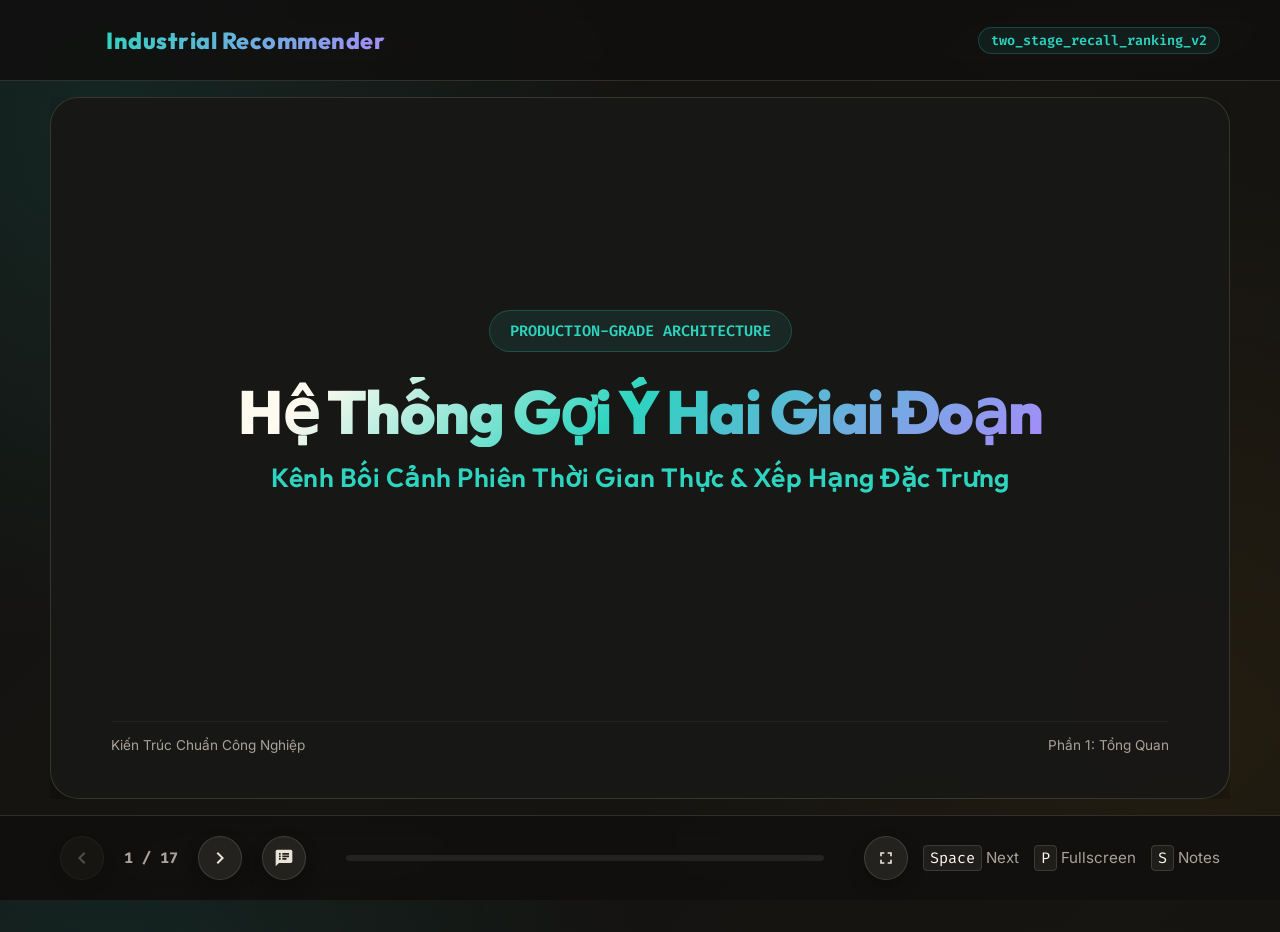
<file: presentation/index.html>
<!DOCTYPE html>
<html lang="vi">
<head>
    <meta charset="UTF-8">
    <meta name="viewport" content="width=device-width, initial-scale=1.0">
    <title>Hệ Thống Gợi Ý Sản Phẩm Hai Giai Đoạn - Industrial Two-Stage Recommender</title>
    <link rel="preconnect" href="https://fonts.googleapis.com">
    <link rel="preconnect" href="https://fonts.gstatic.com" crossorigin>
    <link href="https://fonts.googleapis.com/css2?family=Inter:wght@300;400;500;600;700&family=Outfit:wght@400;500;600;700;800&family=Fira+Code:wght@400;500&display=swap" rel="stylesheet">
    <link rel="stylesheet" href="style.css">
</head>
<body>

    <header>
        <div class="logo-section">
            <svg class="logo-icon" viewBox="0 0 24 24"><path d="M12 2L2 22h20L12 2zm0 3.99L19.53 19H4.47L12 5.99zM13 16h-2v2h2v-2zm0-6h-2v4h2v-4z"/></svg>
            <div class="logo-text">Industrial Recommender</div>
        </div>
        <div class="project-tag">two_stage_recall_ranking_v2</div>
    </header>

    <div class="presentation-container">
        <div class="slide-wrapper">

            <!-- SLIDE 1 -->
            <div class="slide active" id="slide-1">
                <div class="title-slide-content">
                    <div class="title-badge reveal-item">PRODUCTION-GRADE ARCHITECTURE</div>
                    <h1 class="main-title reveal-item reveal-delay-1">Hệ Thống Gợi Ý Hai Giai Đoạn</h1>
                    <div class="glow-title reveal-item reveal-delay-2">Kênh Bối Cảnh Phiên Thời Gian Thực & Xếp Hạng Đặc Trưng</div>
                </div>
                <div class="slide-footer-info">
                    <div>Kiến Trúc Chuẩn Công Nghiệp</div>
                    <div>Phần 1: Tổng Quan</div>
                </div>
            </div>

            <!-- SLIDE INTRO -->
            <div class="slide" id="slide-intro">
                <div class="slide-header">
                    <div><div class="slide-badge">Phần 1: Tổng Quan</div><h2 class="slide-title">Bài Toán & Mục Tiêu</h2></div>
                </div>
                <div class="slide-body grid-2col">
                    <div style="display: flex; flex-direction: column; gap: 15px;">
                        <p class="lead reveal-item">Gợi ý Top-N sản phẩm phù hợp cho từng user trong phiên mua sắm.</p>
                        <div class="feature-card accent reveal-item reveal-delay-1">
                            <div class="card-title">Input</div>
                            <p class="card-desc"><code>user_id</code>, danh sách <code>session_items</code>, embeddings và bảng đặc trưng trong Feature Store.</p>
                        </div>
                    </div>
                    <div style="display: flex; flex-direction: column; justify-content: center; gap: 15px;">
                        <div class="feature-card success reveal-item reveal-delay-2">
                            <div class="card-title">Output</div>
                            <p class="card-desc">Danh sách <strong>Top 20 product recommendations</strong> đã được xếp hạng theo mức phù hợp.</p>
                        </div>
                        <div class="feature-card warning reveal-item reveal-delay-3">
                            <div class="card-title">Mục Tiêu</div>
                            <p class="card-desc">Cá nhân hóa theo lịch sử và bối cảnh phiên, phản hồi dưới 50ms, và kiểm soát leakage khi train/evaluate.</p>
                        </div>
                    </div>
                </div>
            </div>

            <!-- SLIDE 2 -->
            <div class="slide" id="slide-2">
                <div class="slide-header">
                    <div><div class="slide-badge">Phần 1: Tổng Quan</div><h2 class="slide-title">Luồng Hoạt Động API (Workflow)</h2></div>
                </div>
                <div class="slide-body" style="display: flex; flex-direction: column; justify-content: flex-start; align-items: center; width: 100%; overflow-y: auto; padding: 5px 0;">
                    <p class="lead reveal-item" style="margin-bottom: 20px;">Hành trình của một Request: Từ lúc Click tới lúc trả kết quả (< 50ms)</p>
                    <div class="detailed-workflow reveal-item reveal-delay-1">
                        <div class="workflow-row">
                            <div class="workflow-node-det trigger-node" style="max-width: 480px;">
                                <div class="node-det-badge" style="background: rgba(14, 165, 233, 0.15);">START</div>
                                <div class="node-det-title">Request [user_id & session_items]</div>
                                <div class="node-det-desc">Client gửi định danh khách hàng và lịch sử sản phẩm vừa click.</div>
                            </div>
                        </div>
                        <div class="workflow-arrow-det">↓</div>
                        <div class="workflow-row">
                            <div class="workflow-node-det" style="width: 250px;">
                                <div class="node-det-badge">KÊNH DÀI HẠN</div>
                                <div class="node-det-title">FAISS Vector Search</div>
                                <div class="node-det-desc">Lấy User Embedding quét tìm 100 ứng viên tương đồng sở thích.</div>
                            </div>
                            <div class="workflow-node-det" style="width: 250px;">
                                <div class="node-det-badge">KÊNH TỨC THÌ</div>
                                <div class="node-det-title">FAISS Session Search</div>
                                <div class="node-det-desc">Tính Session Vector quét tìm 100 ứng viên nhu cầu bối cảnh.</div>
                            </div>
                        </div>
                        <div class="workflow-arrow-det">↓</div>
                        <div class="workflow-row">
                            <div class="workflow-node-det" style="max-width: 480px;">
                                <div class="node-det-badge">XẾP HẠNG (RANKING)</div>
                                <div class="node-det-title">LightGBM Ranker</div>
                                <div class="node-det-desc">Nạp đặc trưng từ Feature Store, chấm điểm 200 ứng viên, trả về Top 20.</div>
                            </div>
                        </div>
                    </div>
                </div>
            </div>

            <!-- SLIDE 3 -->
            <div class="slide" id="slide-3">
                <div class="slide-header">
                    <div><div class="slide-badge">Phần 2: Kiến Trúc 2 Mô Hình</div><h2 class="slide-title">Bài Toán Phễu Lọc</h2></div>
                </div>
                <div class="slide-body grid-2col">
                    <div style="display: flex; flex-direction: column; gap: 15px;">
                        <p class="lead reveal-item">Tại sao không chấm điểm toàn bộ 63.000+ sản phẩm?</p>
                        <div class="feature-card warning reveal-item reveal-delay-1">
                            <div class="card-title">Hạn chế tài nguyên & Thời gian</div>
                            <p class="card-desc">Chạy mô hình LightGBM trên toàn bộ catalog hiện tại sẽ tốn tài nguyên và phá vỡ mục tiêu phản hồi dưới 50ms.</p>
                        </div>
                    </div>
                    <div class="reveal-item reveal-delay-2" style="display: flex; flex-direction: column; justify-content: center; gap: 10px;">
                        <div class="stat-item" style="padding: 14px;">
                            <div class="stat-value" style="font-size: 2rem; color: var(--color-accent);">63K+</div>
                            <div class="stat-label">Products trong catalog</div>
                        </div>
                        <div style="text-align:center; font-size: 2rem; color: var(--color-primary); font-weight: 800;">↓ FAISS Recall</div>
                        <div class="stat-item" style="padding: 14px;">
                            <div class="stat-value" style="font-size: 2rem; color: var(--color-warning);">≤ 200</div>
                            <div class="stat-label">Ứng viên từ 2 kênh</div>
                        </div>
                        <div style="text-align:center; font-size: 2rem; color: var(--color-primary); font-weight: 800;">↓ LightGBM</div>
                        <div class="stat-item" style="padding: 14px;">
                            <div class="stat-value" style="font-size: 2rem; color: var(--color-success);">Top 20</div>
                            <div class="stat-label">Gợi ý cuối cùng</div>
                        </div>
                    </div>
                </div>
            </div>

            <!-- SLIDE 4 -->
            <div class="slide" id="slide-4">
                <div class="slide-header">
                    <div><div class="slide-badge">Phần 2: Kiến Trúc 2 Mô Hình</div><h2 class="slide-title">Bản Chất Mô Hình Recall (PyTorch MF)</h2></div>
                </div>
                <div class="slide-body grid-2col">
                    <div style="display: flex; flex-direction: column; gap: 15px;">
                        <p class="lead reveal-item">Mô hình không trực tiếp tìm kiếm.</p>
                        <div class="feature-card accent reveal-item reveal-delay-1">
                            <div class="card-title">Học Ma Trận Tọa Độ</div>
                            <p class="card-desc">Nhiệm vụ của PyTorch là học từ dữ liệu để tạo ra <strong>User Embedding Matrix</strong> và <strong>Item Embedding Matrix</strong>. Mỗi User/Item biến thành một vector tọa độ trong không gian 64 chiều.</p>
                        </div>
                    </div>
                    <div style="display: flex; flex-direction: column; justify-content: center; gap: 15px;">
                        <div class="feature-card warning reveal-item reveal-delay-2">
                            <div class="card-title">Đóng băng Ma Trận</div>
                            <p class="card-desc">Sau khi huấn luyện 5 epochs, ma trận tọa độ này được đóng băng và lưu trữ để phục vụ cho hệ thống tìm kiếm siêu tốc FAISS ở bước tiếp theo.</p>
                        </div>
                    </div>
                </div>
            </div>

            <!-- SLIDE 5 -->
            <div class="slide" id="slide-5">
                <div class="slide-header">
                    <div><div class="slide-badge">Phần 2: Kiến Trúc 2 Mô Hình</div><h2 class="slide-title">Truy Xuất FAISS & Kênh Tức Thời</h2></div>
                </div>
                <div class="slide-body">
                    <div class="tech-diagram reveal-item reveal-delay-1">
                        <div class="diagram-row">
                            <div class="diagram-node primary"><strong>session_items</strong><span>product_id từ API</span></div>
                            <div class="diagram-node primary"><strong>Item embeddings</strong><span>tra trong MF model</span></div>
                            <div class="diagram-node success"><strong>Average pooling</strong><span>tạo session vector</span></div>
                        </div>
                        <div class="diagram-arrow">↓</div>
                        <div class="diagram-row">
                            <div class="diagram-node warning"><strong>FAISS IndexFlatIP</strong><span>Inner Product search</span></div>
                            <div class="diagram-node pink"><strong>item_idx + score</strong><span>ánh xạ về product_id</span></div>
                            <div class="diagram-node success"><strong>Top candidates</strong><span>gộp với long-term channel</span></div>
                        </div>
                        <p class="diagram-note">Kênh session dùng hành vi hiện tại để bổ sung ứng viên theo bối cảnh, không thay thế kênh sở thích dài hạn.</p>
                    </div>
                </div>
            </div>

            <!-- SLIDE 6 -->
            <div class="slide" id="slide-6">
                <div class="slide-header">
                    <div><div class="slide-badge">Phần 2: Kiến Trúc 2 Mô Hình</div><h2 class="slide-title">Mô Hình Ranking (LightGBM)</h2></div>
                </div>
                <div class="slide-body grid-2col">
                    <div style="display: flex; flex-direction: column; gap: 15px;">
                        <div class="feature-card accent reveal-item reveal-delay-1">
                            <div class="card-title">ĐẦU VÀO (Dữ Liệu Bảng)</div>
                            <p class="card-desc">Đầu vào KHÔNG phải là vector toán học hay log thô, mà là <strong>Dữ liệu Bảng (Tabular Data)</strong> đã số hóa và xử lý đặc trưng (VD: <code>price: 35.7</code>, <code>user_total_clicks: 12</code>).</p>
                        </div>
                    </div>
                    <div style="display: flex; flex-direction: column; gap: 15px;">
                        <div class="feature-card pink reveal-item reveal-delay-2">
                            <div class="card-title">ĐẦU RA (Ranking Score)</div>
                            <p class="card-desc">LightGBM trả về score sau objective binary. Score này dùng để <strong>so sánh và sắp xếp</strong> ứng viên; không xem trực tiếp là xác suất mua đã được hiệu chuẩn tuyệt đối.</p>
                        </div>
                    </div>
                </div>
            </div>

            <!-- SLIDE 7 -->
            <div class="slide" id="slide-7">
                <div class="slide-header">
                    <div><div class="slide-badge">Phần 3: Khai Phá Dữ Liệu (EDA)</div><h2 class="slide-title">Nguồn Gốc & Quy Mô Dữ Liệu</h2></div>
                </div>
                <div class="slide-body grid-2col">
                    <div style="display: flex; flex-direction: column; gap: 15px;">
                        <p class="lead reveal-item">Dữ liệu huấn luyện hệ thống lấy từ đâu?</p>
                        <div class="feature-card reveal-item reveal-delay-1">
                            <div class="card-title">Dataset Thực Tế 10/2019</div>
                            <p class="card-desc">Nguồn dữ liệu là eCommerce Kaggle tháng 10/2019 (tệp gốc 5.7GB). Pipeline hiện tại đọc <strong>1.000.000 log đầu tiên</strong> để phù hợp tài nguyên thực nghiệm.</p>
                        </div>
                    </div>
                    <div style="display: flex; flex-direction: column; justify-content: center; gap: 15px;">
                        <div class="stat-item reveal-item reveal-delay-2" style="padding: 15px;">
                            <div class="stat-value" style="font-size: 2.5rem; color: var(--color-success);">163.024</div>
                            <div class="stat-label">Khách hàng (Users) độc nhất</div>
                        </div>
                        <div class="stat-item reveal-item reveal-delay-3" style="padding: 15px;">
                            <div class="stat-value" style="font-size: 2.5rem; color: var(--color-accent);">63.322</div>
                            <div class="stat-label">Sản phẩm (Items) độc nhất</div>
                        </div>
                    </div>
                </div>
            </div>

            <!-- SLIDE 8 -->
            <div class="slide" id="slide-8">
                <div class="slide-header">
                    <div><div class="slide-badge">Phần 3: Khai Phá Dữ Liệu (EDA)</div><h2 class="slide-title">Thách Thức Dữ Liệu</h2></div>
                </div>
                <div class="slide-body grid-2col">
                    <div style="display: flex; flex-direction: column; gap: 15px;">
                        <p class="lead reveal-item">Dữ liệu vừa rất thưa, vừa lệch lớp mạnh.</p>
                        <div class="feature-card warning reveal-item reveal-delay-1">
                            <div class="card-title">Sparsity</div>
                            <p class="card-desc"><strong>99.9937%</strong> ma trận user-item là ô trống sau sessionization và pseudo-labeling.</p>
                        </div>
                        <div class="feature-card success reveal-item reveal-delay-2">
                            <div class="card-title">Implicit Weights</div>
                            <p class="card-desc">View = 0.1, Cart = 0.5, Purchase = 1.0 để ưu tiên tín hiệu chuyển đổi.</p>
                        </div>
                    </div>
                    <div class="chart-box reveal-item reveal-delay-3">
                        <div class="chart-bar-container">
                            <div class="chart-bar-labels"><span>Xem (View)</span><span class="highlight-text">968,513</span></div>
                            <div class="chart-bar-bg"><div class="chart-bar-fill fill-view" style="width: 96.9%;"></div></div>
                        </div>
                        <div class="chart-bar-container">
                            <div class="chart-bar-labels"><span>Giỏ hàng (Cart)</span><span class="highlight-text" style="color: var(--color-warning);">14,639</span></div>
                            <div class="chart-bar-bg"><div class="chart-bar-fill fill-cart" style="width: 1.5%;"></div></div>
                        </div>
                        <div class="chart-bar-container">
                            <div class="chart-bar-labels"><span>Mua (Purchase)</span><span class="highlight-text" style="color: var(--color-pink);">16,848</span></div>
                            <div class="chart-bar-bg"><div class="chart-bar-fill fill-purchase" style="width: 1.7%;"></div></div>
                        </div>
                    </div>
                </div>
            </div>

            <!-- SLIDE 11 -->
            <div class="slide" id="slide-11">
                <div class="slide-header">
                    <div><div class="slide-badge">Phần 4: Kỹ Nghệ Đặc Trưng</div><h2 class="slide-title">Feature Engineering & Point-in-Time</h2></div>
                </div>
                <div class="slide-body grid-2col">
                    <div style="display: flex; flex-direction: column; gap: 15px;">
                        <p class="lead reveal-item">Biến log thô thành đặc trưng có nghĩa cho Ranking.</p>
                        <div class="feature-card success reveal-item reveal-delay-1">
                            <div class="card-title">Feature Groups</div>
                            <p class="card-desc">History bằng <code>cumcount()</code>, Context bằng session 30 phút, và Price bằng log-transform.</p>
                        </div>
                    </div>
                    <div style="display: flex; flex-direction: column; justify-content: center; gap: 15px;">
                        <div class="timeline-diagram reveal-item reveal-delay-2">
                            <div class="diagram-node success"><strong>Past</strong><span>được dùng</span></div>
                            <div class="timeline-divider"></div>
                            <div class="diagram-node warning"><strong>Current</strong><span>hàng train</span></div>
                            <div class="timeline-divider"></div>
                            <div class="diagram-node pink"><strong>Future</strong><span>bị che</span></div>
                        </div>
                        <div class="feature-card accent reveal-item reveal-delay-3">
                            <div class="card-title">No Leakage</div>
                            <p class="card-desc">Dùng <code>cumcount</code> và <code>cumsum - current</code> để mỗi hàng train chỉ nhìn thấy quá khứ.</p>
                        </div>
                    </div>
                </div>
            </div>

            <!-- SLIDE 14 -->
            <div class="slide" id="slide-14">
                <div class="slide-header">
                    <div><div class="slide-badge">Phần 5: Huấn Luyện Mô Hình</div><h2 class="slide-title">Training Setup</h2></div>
                </div>
                <div class="slide-body grid-2col">
                    <div style="display: flex; flex-direction: column; gap: 15px;">
                        <p class="lead reveal-item">Recall và Ranking đều train theo hướng chống lệch phân bố.</p>
                        <div class="feature-card warning reveal-item reveal-delay-1">
                            <div class="card-title">Negative Sampling 1:4</div>
                            <p class="card-desc">Cart/Purchase là positive; View được lấy làm negative. Mỗi positive đi kèm tối đa 4 negative.</p>
                        </div>
                    </div>
                    <div style="display: flex; flex-direction: column; justify-content: center; gap: 15px;">
                        <div class="feature-card success reveal-item reveal-delay-2">
                            <div class="card-title">Focal Loss</div>
                            <p class="card-desc"><span style="font-family:var(--font-mono);">FL = -(1 - p<sub>t</sub>)<sup>2</sup> log(p<sub>t</sub>)</span><br>Giảm ảnh hưởng của mẫu dễ, tập trung hơn vào mẫu dương khó.</p>
                        </div>
                        <div class="feature-card accent reveal-item reveal-delay-3">
                            <div class="card-title">Time-based Split</div>
                            <p class="card-desc">80% thời gian đầu làm Train, 20% thời gian sau làm Test. Không dùng random split.</p>
                        </div>
                    </div>
                </div>
            </div>

            <!-- SLIDE 17 -->
            <div class="slide" id="slide-17">
                <div class="slide-header">
                    <div><div class="slide-badge">Phần 5: Huấn Luyện Mô Hình</div><h2 class="slide-title">Quy Trình Train-on-Recall</h2></div>
                </div>
                <div class="slide-body">
                    <p class="lead reveal-item">Ranking học trên đúng kiểu ứng viên mà serving sẽ nhận.</p>
                    <div class="tech-diagram reveal-item reveal-delay-1">
                        <div class="diagram-row">
                            <div class="diagram-node warning"><strong>Frozen Recall</strong><span>MF + FAISS</span></div>
                            <div class="diagram-node primary"><strong>≤ 200 candidates</strong><span>mỗi session được lấy mẫu</span></div>
                            <div class="diagram-node success"><strong>Label join</strong><span>interacted = 1, else 0</span></div>
                            <div class="diagram-node pink"><strong>LightGBM train set</strong><span>features + labels</span></div>
                        </div>
                        <div class="diagram-arrow">↓</div>
                        <div class="diagram-row">
                            <div class="diagram-node success"><strong>Distribution match</strong><span>train trên ứng viên recall thực tế</span></div>
                            <div class="diagram-node primary"><strong>Channel flags</strong><span>long-term / session</span></div>
                            <div class="diagram-node warning"><strong>Time split</strong><span>80% train, 20% test</span></div>
                        </div>
                    </div>
                </div>
            </div>

            <!-- SLIDE 19 -->
            <div class="slide" id="slide-19">
                <div class="slide-header">
                    <div><div class="slide-badge">Phần 6: Kết Quả & Đánh Giá</div><h2 class="slide-title">Đánh Giá Offline: Recall</h2></div>
                </div>
                <div class="slide-body grid-2col">
                    <div style="display: flex; flex-direction: column; gap: 15px;">
                        <p class="lead reveal-item">PyTorch MF Matrix Factorization</p>
                        <div class="feature-card warning reveal-item reveal-delay-1">
                            <div class="card-title">Thông Số Huấn Luyện</div>
                            <p class="card-desc">Epochs: <strong>5</strong><br>Batch Size: <strong>4096</strong><br>Huấn luyện hội tụ sớm với hàm Focal Loss.</p>
                        </div>
                    </div>
                    <div style="display: flex; flex-direction: column; justify-content: center; align-items:center; gap: 15px;">
                        <div class="stat-item reveal-item reveal-delay-2" style="padding: 15px; width:100%;">
                            <div class="stat-value" style="font-size: 3.5rem; color: var(--color-success);">97.88%</div>
                            <div class="stat-label">Train-set Recall@50</div>
                        </div>
                        <p class="reveal-item reveal-delay-3" style="font-size: 0.95rem; color:var(--text-bright); text-align:center;">Đo trên positive interactions cùng artifact huấn luyện; không dùng để kết luận generalization. Kênh phiên cải thiện HR thêm <strong>+12.8%</strong>.</p>
                    </div>
                </div>
            </div>

            <!-- SLIDE 20 -->
            <div class="slide" id="slide-20">
                <div class="slide-header">
                    <div><div class="slide-badge">Phần 6: Kết Quả & Đánh Giá</div><h2 class="slide-title">Đánh Giá Offline: Ranking</h2></div>
                </div>
                <div class="slide-body grid-2col">
                    <div style="display: flex; flex-direction: column; gap: 15px;">
                        <p class="lead reveal-item">LightGBM Gradient Boosting</p>
                        <div class="chart-box reveal-item reveal-delay-1">
                            <div class="chart-bar-container">
                                <div class="chart-bar-labels"><span>AUC</span><span class="highlight-text">0.6375 → 0.9601</span></div>
                                <div class="chart-bar-bg"><div class="chart-bar-fill fill-view" style="width: 96%;"></div></div>
                            </div>
                            <div class="chart-bar-container">
                                <div class="chart-bar-labels"><span>NDCG@10</span><span class="highlight-text" style="color: var(--color-warning);">0.0495 → 0.0653</span></div>
                                <div class="chart-bar-bg"><div class="chart-bar-fill fill-cart" style="width: 65%;"></div></div>
                            </div>
                            <div class="chart-bar-container">
                                <div class="chart-bar-labels"><span>MRR</span><span class="highlight-text" style="color: var(--color-pink);">0.0458 → 0.0572</span></div>
                                <div class="chart-bar-bg"><div class="chart-bar-fill fill-purchase" style="width: 57%;"></div></div>
                            </div>
                        </div>
                        <p class="reveal-item reveal-delay-2" style="font-size: 0.9rem; color: var(--text-muted);">Boost rounds: 100, test size: 20% theo thời gian.</p>
                    </div>
                    <div style="display: flex; flex-direction: column; justify-content: center; align-items:center; gap: 15px;">
                        <div class="feature-card success reveal-item reveal-delay-2" style="width:100%;">
                            <div class="card-title">Cải Thiện So Với Baseline</div>
                            <table class="config-table" style="width:100%; border-collapse: collapse; margin-top: 12px;">
                                <thead>
                                    <tr>
                                        <th style="text-align:left; padding: 8px; border-bottom: 1px solid var(--border-color);">Metric</th>
                                        <th style="text-align:right; padding: 8px; border-bottom: 1px solid var(--border-color);">Baseline</th>
                                        <th style="text-align:right; padding: 8px; border-bottom: 1px solid var(--border-color);">Final</th>
                                        <th style="text-align:right; padding: 8px; border-bottom: 1px solid var(--border-color);">Gain</th>
                                    </tr>
                                </thead>
                                <tbody>
                                    <tr><td style="padding: 8px;">AUC</td><td style="text-align:right; padding: 8px;">0.6375</td><td style="text-align:right; padding: 8px;">0.9601</td><td style="text-align:right; padding: 8px;">+50.6%</td></tr>
                                    <tr><td style="padding: 8px;">NDCG@10</td><td style="text-align:right; padding: 8px;">0.0495</td><td style="text-align:right; padding: 8px;">0.0653</td><td style="text-align:right; padding: 8px;">+31.9%</td></tr>
                                    <tr><td style="padding: 8px;">MRR</td><td style="text-align:right; padding: 8px;">0.0458</td><td style="text-align:right; padding: 8px;">0.0572</td><td style="text-align:right; padding: 8px;">+24.9%</td></tr>
                                </tbody>
                            </table>
                            <p class="card-desc" style="margin-top: 12px;"><em>NDCG/MRR tuyệt đối thấp vì test set cực thưa; phần quan trọng là cải thiện nhất quán trên cùng protocol.</em></p>
                        </div>
                    </div>
                </div>
            </div>

            <!-- SLIDE 21 -->
            <div class="slide" id="slide-21">
                <div class="slide-header">
                    <div><div class="slide-badge">Phần 6: Kết Quả & Đánh Giá</div><h2 class="slide-title">Kết Quả Phục Vụ (Online Serving)</h2></div>
                </div>
                <div class="slide-body grid-2col">
                    <div style="display: flex; flex-direction: column; gap: 15px;">
                        <p class="lead reveal-item">Đạt mục tiêu phản hồi dưới 50ms trong smoke benchmark.</p>
                        <div class="chart-box reveal-item reveal-delay-1">
                            <div class="chart-bar-container">
                                <div class="chart-bar-labels"><span>User embedding</span><span class="highlight-text">0.1-6ms</span></div>
                                <div class="chart-bar-bg"><div class="chart-bar-fill fill-view" style="width: 25%;"></div></div>
                            </div>
                            <div class="chart-bar-container">
                                <div class="chart-bar-labels"><span>FAISS</span><span class="highlight-text" style="color: var(--color-success);">0.8-1.4ms</span></div>
                                <div class="chart-bar-bg"><div class="chart-bar-fill fill-view" style="width: 8%; background: var(--color-success);"></div></div>
                            </div>
                            <div class="chart-bar-container">
                                <div class="chart-bar-labels"><span>Feature lookup</span><span class="highlight-text" style="color: var(--color-warning);">7-16ms</span></div>
                                <div class="chart-bar-bg"><div class="chart-bar-fill fill-cart" style="width: 68%;"></div></div>
                            </div>
                            <div class="chart-bar-container">
                                <div class="chart-bar-labels"><span>LightGBM + sort</span><span class="highlight-text" style="color: var(--color-pink);">~6ms</span></div>
                                <div class="chart-bar-bg"><div class="chart-bar-fill fill-purchase" style="width: 25%;"></div></div>
                            </div>
                        </div>
                    </div>
                    <div style="display: flex; flex-direction: column; justify-content: center; align-items: center; gap: 10px;">
                        <div class="stat-item reveal-item reveal-delay-2" style="width: 80%; padding: 25px;">
                            <div class="stat-value" style="font-size: 3.5rem; color: var(--color-success);">23.6 ms</div>
                            <div class="stat-label">Latency trung bình 20 requests</div>
                        </div>
                        <p class="reveal-item reveal-delay-3" style="font-size: 0.85rem; color:var(--text-muted); text-align:center;">Đo trên 20 user có trong recall encoder, chưa tính network thật. Khoảng đo: 14.8-38.3ms.</p>
                    </div>
                </div>
            </div>

            <!-- SLIDE 22 -->
            <div class="slide" id="slide-22">
                <div class="slide-header">
                    <div><div class="slide-badge">Phần 7: Giới Hạn</div><h2 class="slide-title">Giới Hạn & Hướng Tiếp Theo</h2></div>
                </div>
                <div class="slide-body grid-2col">
                    <div style="display: flex; flex-direction: column; gap: 15px;">
                        <p class="lead reveal-item">Các điểm cần nói rõ khi đánh giá hệ thống.</p>
                        <div class="feature-card warning reveal-item reveal-delay-1">
                            <div class="card-title">Giới Hạn Hiện Tại</div>
                            <p class="card-desc">Recall@50 hiện là train-set sanity check. Artifact đang train trên 1M log đầu tiên, và user/item ngoài encoder cần fallback.</p>
                        </div>
                    </div>
                    <div style="display: flex; flex-direction: column; justify-content: center; gap: 15px;">
                        <div class="feature-card success reveal-item reveal-delay-2">
                            <div class="card-title">Hướng Hoàn Thiện</div>
                            <p class="card-desc">Tách validation độc lập cho Recall, mở rộng training trên nhiều log hơn, kiểm tra HTTP benchmark thật và bổ sung chiến lược cold-start tốt hơn.</p>
                        </div>
                    </div>
                </div>
            </div>

            <!-- SLIDE 23 -->
            <div class="slide" id="slide-23">
                <div class="slide-header">
                    <div><div class="slide-badge">Tổng Kết</div><h2 class="slide-title">Summary & Q/A</h2></div>
                </div>
                <div class="slide-body grid-2col">
                    <div style="display: flex; flex-direction: column; gap: 15px;">
                        <p class="lead reveal-item">Một pipeline gợi ý đã chạy end-to-end, có kiểm soát leakage và fallback.</p>
                        <div class="feature-card accent reveal-item reveal-delay-1">
                            <div class="card-title">Kết Luận Kỹ Thuật</div>
                            <p class="card-desc">Hệ thống đã có dual-channel recall, LightGBM re-ranking, point-in-time features và fallback cho user ngoài encoder. Bước tiếp theo là validation độc lập cho Recall và mở rộng training artifact.</p>
                        </div>
                    </div>
                    <div style="display: flex; flex-direction: column; justify-content: center; gap: 15px; text-align:center;">
                        <h3 class="card-title reveal-item reveal-delay-2" style="font-size: 3rem; color: var(--text-bright);">Q & A</h3>
                        <p class="reveal-item reveal-delay-3" style="font-size: 1.2rem; color: var(--text-muted);">Cảm ơn các bạn đã lắng nghe!</p>
                    </div>
                </div>
            </div>

        </div>
    </div>

    <!-- --- APP FOOTER (CONTROLS & PROGRESS) --- -->
    <footer>
        <div class="controls-left">
            <button class="btn-nav" id="btn-prev" onclick="changeSlide(-1)" title="Previous Slide (Left Arrow)">
                <svg viewBox="0 0 24 24" width="24" height="24" fill="currentColor"><path d="M15.41 16.59L10.83 12l4.58-4.59L14 6l-6 6 6 6 1.41-1.41z"/></svg>
            </button>
            <div class="slide-counter">
                <span id="current-slide-num">1</span> / <span id="total-slides-num">17</span>
            </div>
            <button class="btn-nav" id="btn-next" onclick="changeSlide(1)" title="Next Slide (Right Arrow)">
                <svg viewBox="0 0 24 24" width="24" height="24" fill="currentColor"><path d="M8.59 16.59L13.17 12 8.59 7.41 10 6l6 6-6 6-1.41-1.41z"/></svg>
            </button>
            <button class="btn-nav" id="notes-btn" onclick="toggleSpeakerNotes()" title="Speaker Notes (S)">
                <svg viewBox="0 0 24 24" width="20" height="20" fill="currentColor"><path d="M20 2H4c-1.1 0-2 .9-2 2v18l4-4h14c1.1 0 2-.9 2-2V4c0-1.1-.9-2-2-2zM8 14H6v-2h2v2zm0-3H6V9h2v2zm0-3H6V6h2v2zm7 6h-5v-2h5v2zm3-3h-8V9h8v2zm0-3h-8V6h8v2z"/></svg>
            </button>
        </div>

        <div class="progress-bar-container">
            <div class="progress-bar-fill" id="slide-progress-bar"></div>
        </div>

        <div class="shortcuts-help">
            <button class="btn-nav" onclick="toggleFullscreen()" title="Fullscreen (P)">
                <svg viewBox="0 0 24 24" width="20" height="20" fill="currentColor"><path d="M7 14H5v5h5v-2H7v-3zm-2-4h2V7h3V5H5v5zm12 7h-3v2h5v-5h-2v3zM14 5v2h3v3h2V5h-5z"/></svg>
            </button>
            <span><span class="shortcut-badge">Space</span> Next</span>
            <span><span class="shortcut-badge">P</span> Fullscreen</span>
            <span><span class="shortcut-badge">S</span> Notes</span>
        </div>
    </footer>

    <div class="notes-modal" id="notes-modal">
        <div class="notes-modal-content">
            <div class="notes-modal-header">
                <h3>Kịch Bản Thuyết Trình (Speaker Notes)</h3>
                <button class="notes-close" id="notes-close-btn">&times;</button>
            </div>
            <div class="notes-modal-body" id="notes-modal-body">
                <!-- Notes injected via JS -->
            </div>
        </div>
    </div>

    <!-- Background Animated Orbs -->
    <div class="bg-orb orb-1" id="orb-1"></div>
    <div class="bg-orb orb-2" id="orb-2"></div>

    <script src="notes.js"></script>
    <script src="script.js"></script>
</body>
</html>
</file>
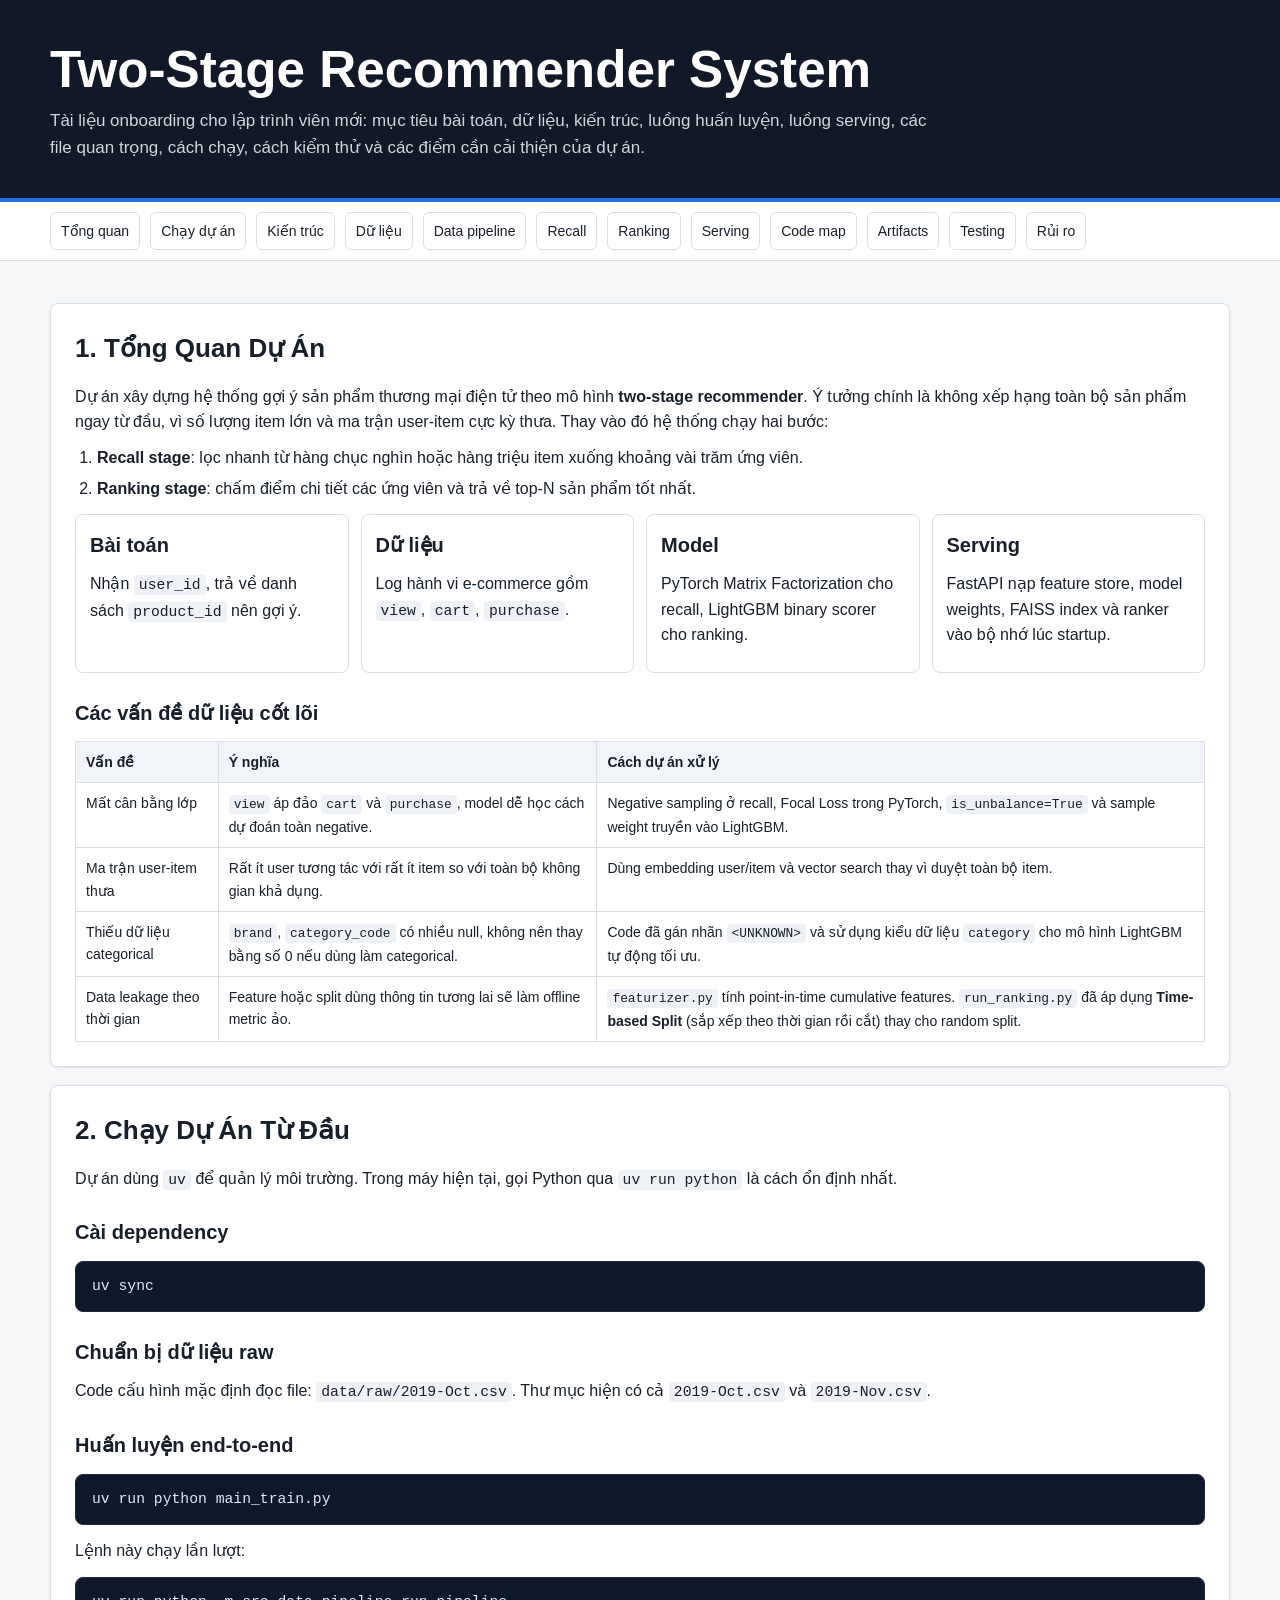
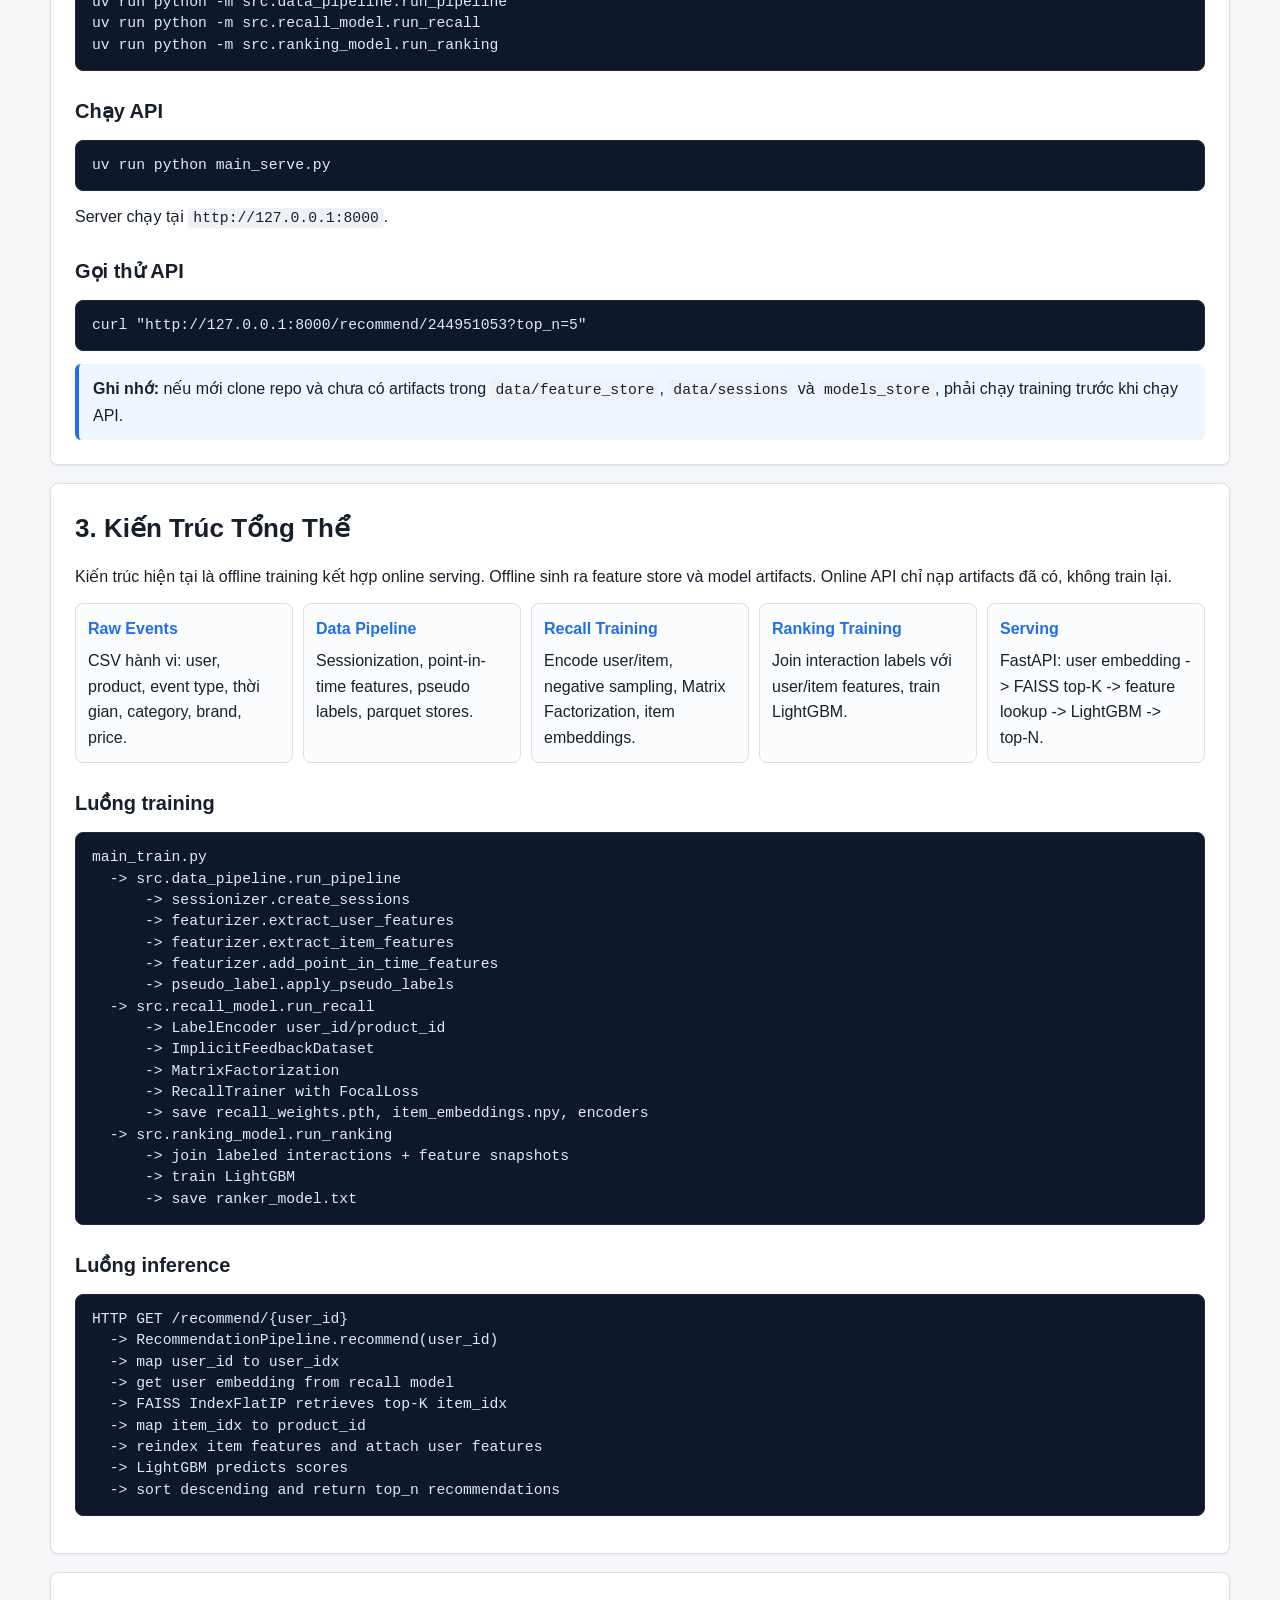
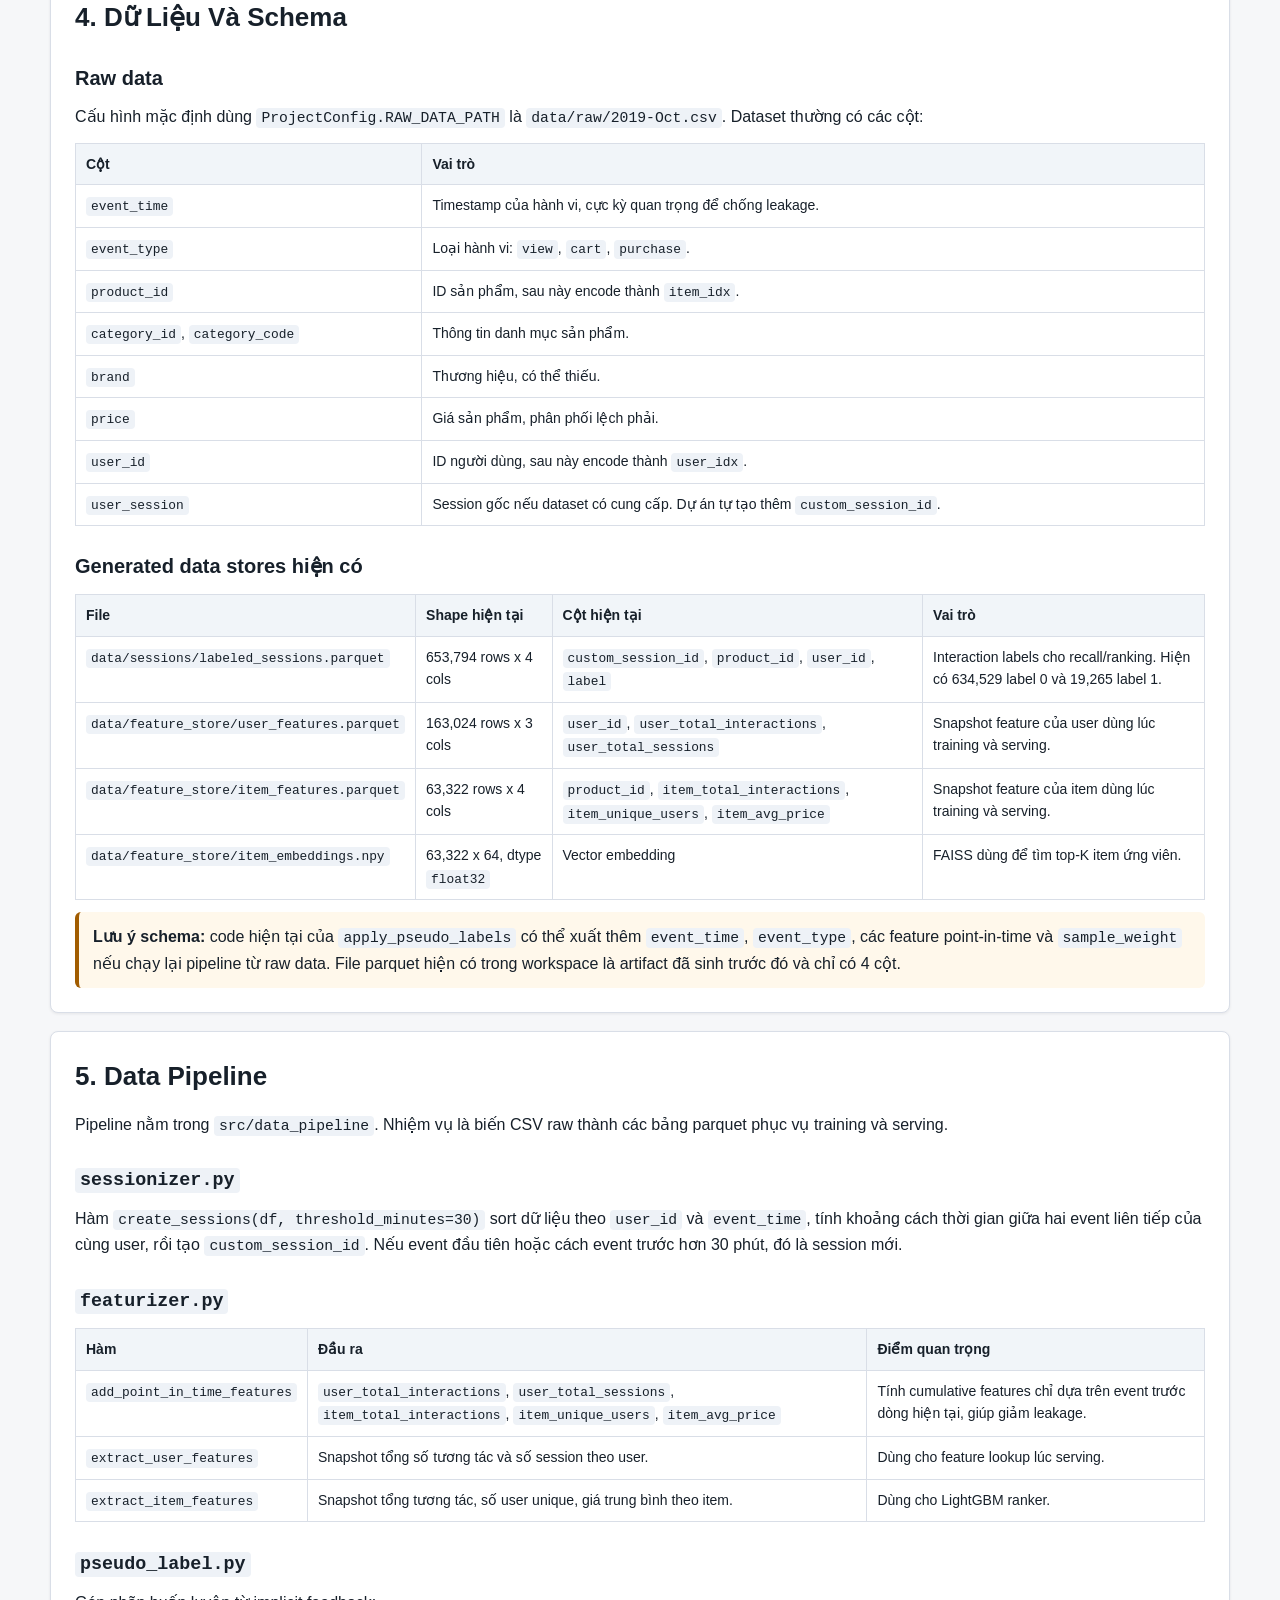
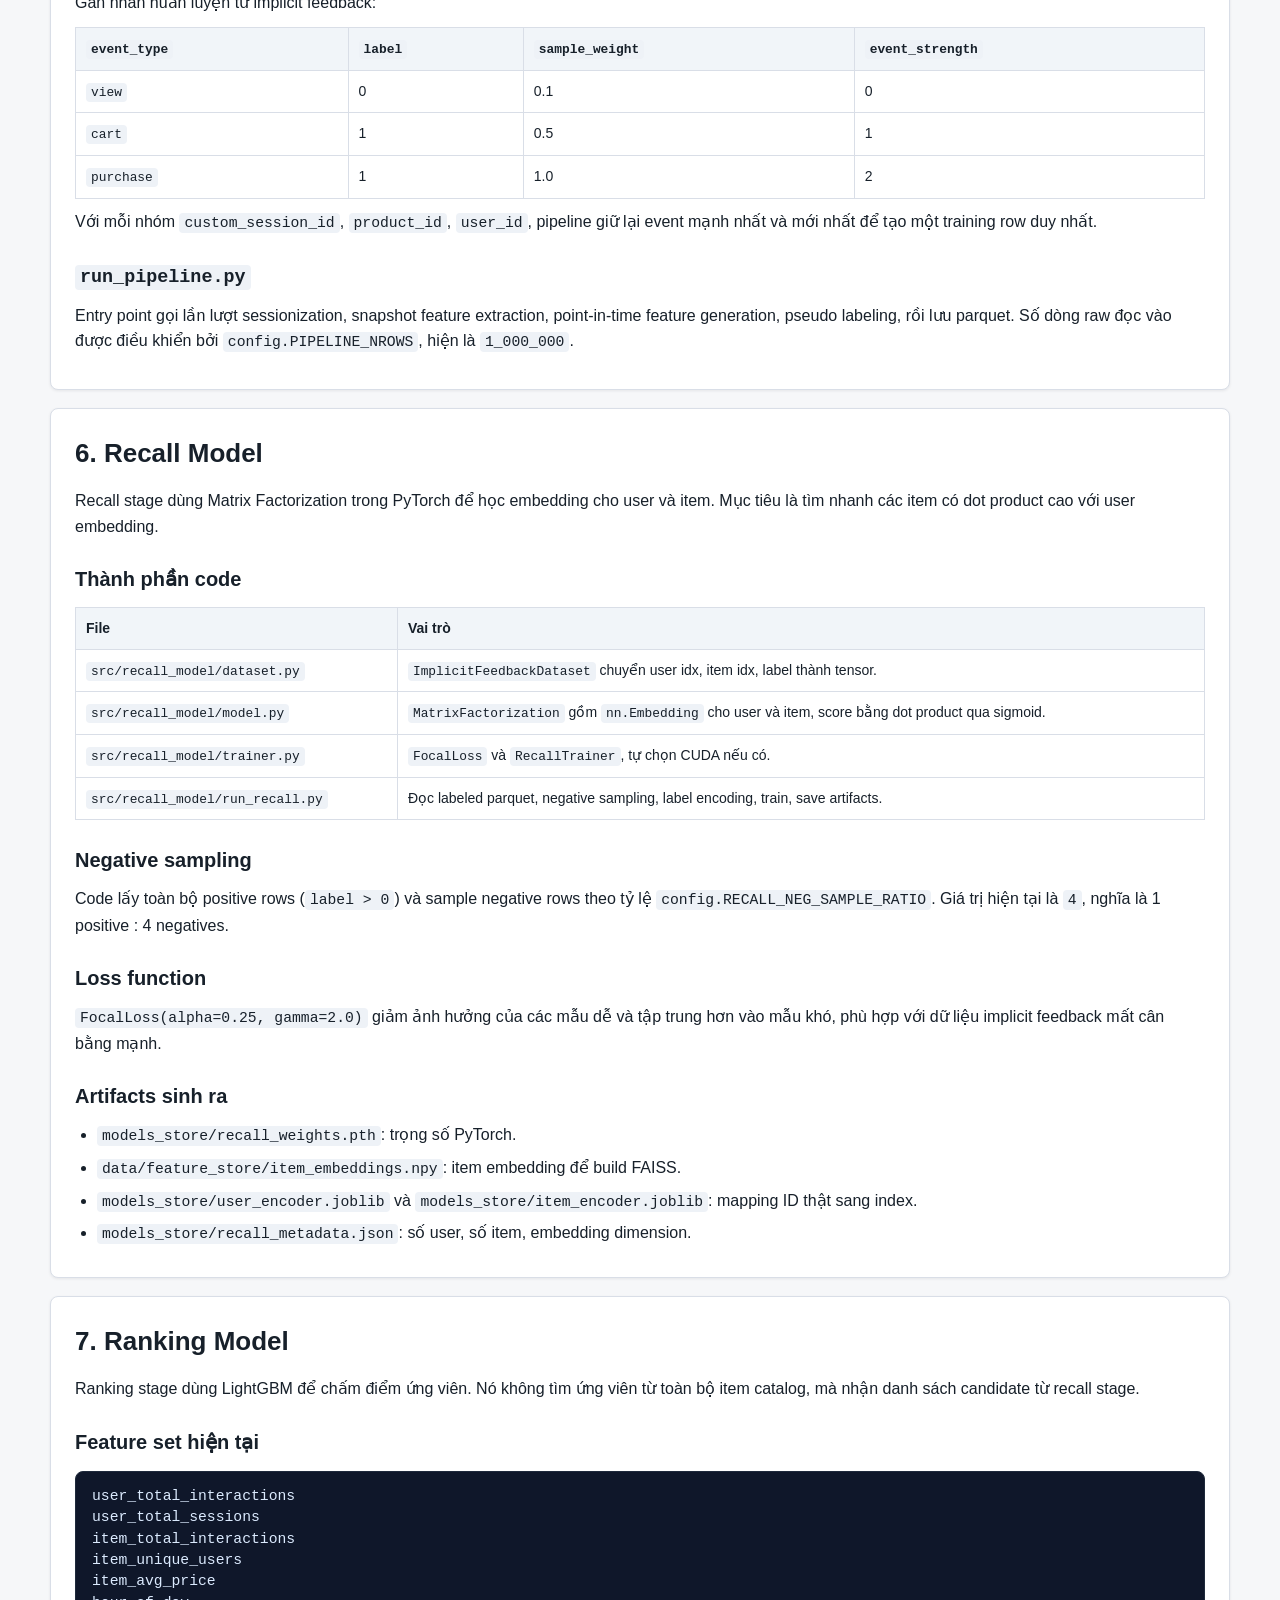
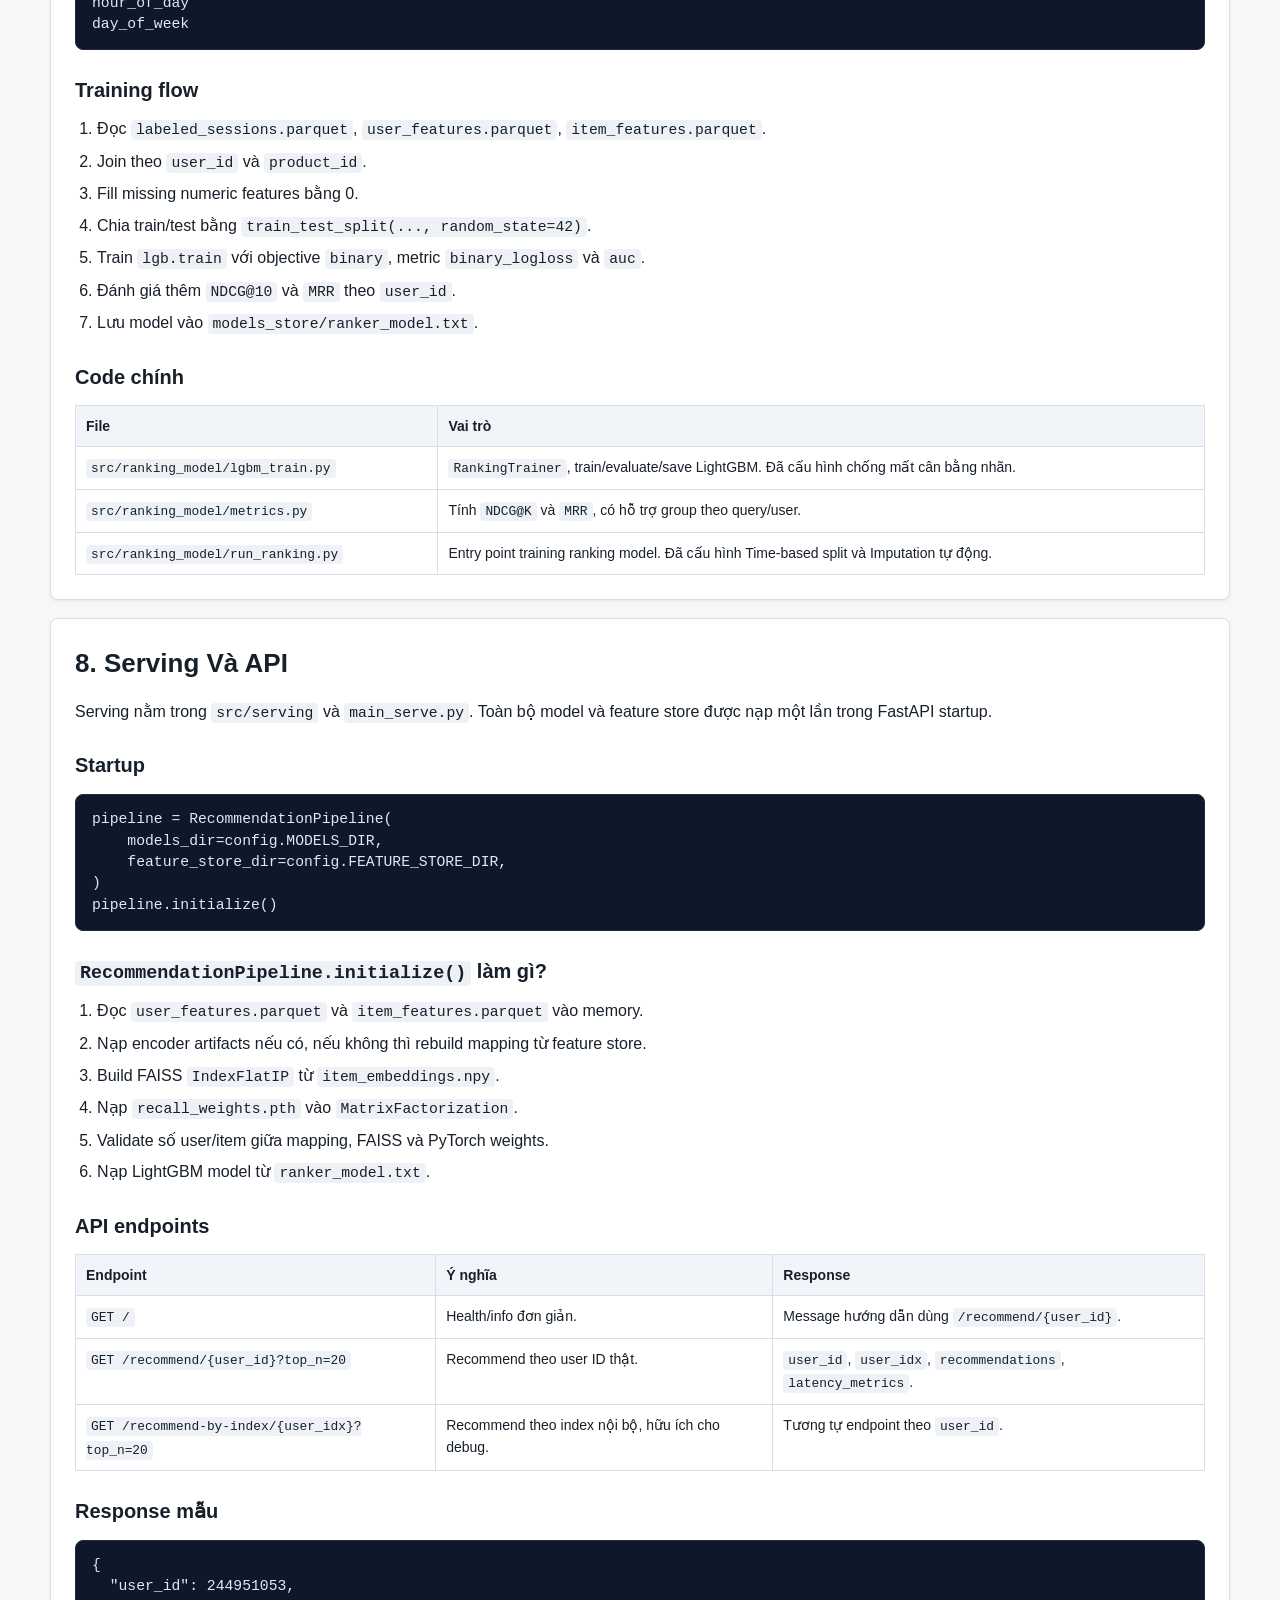
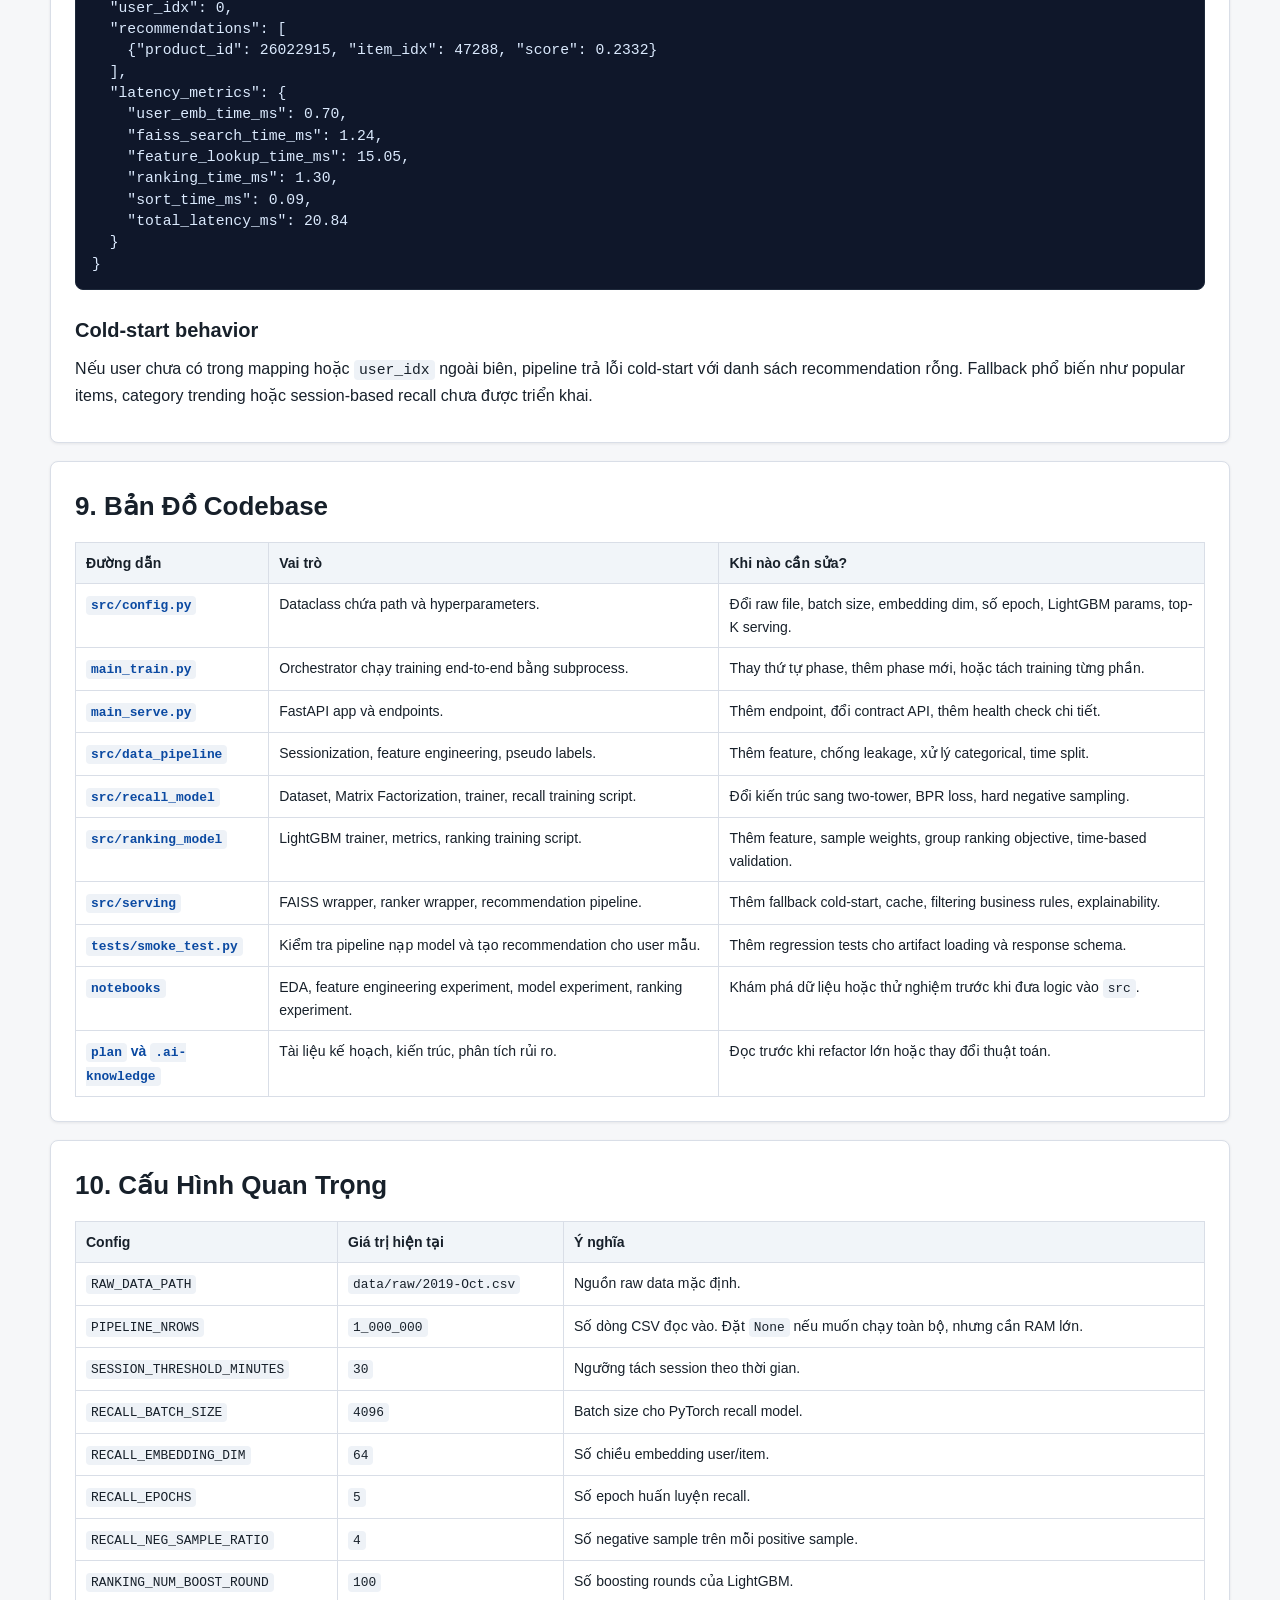
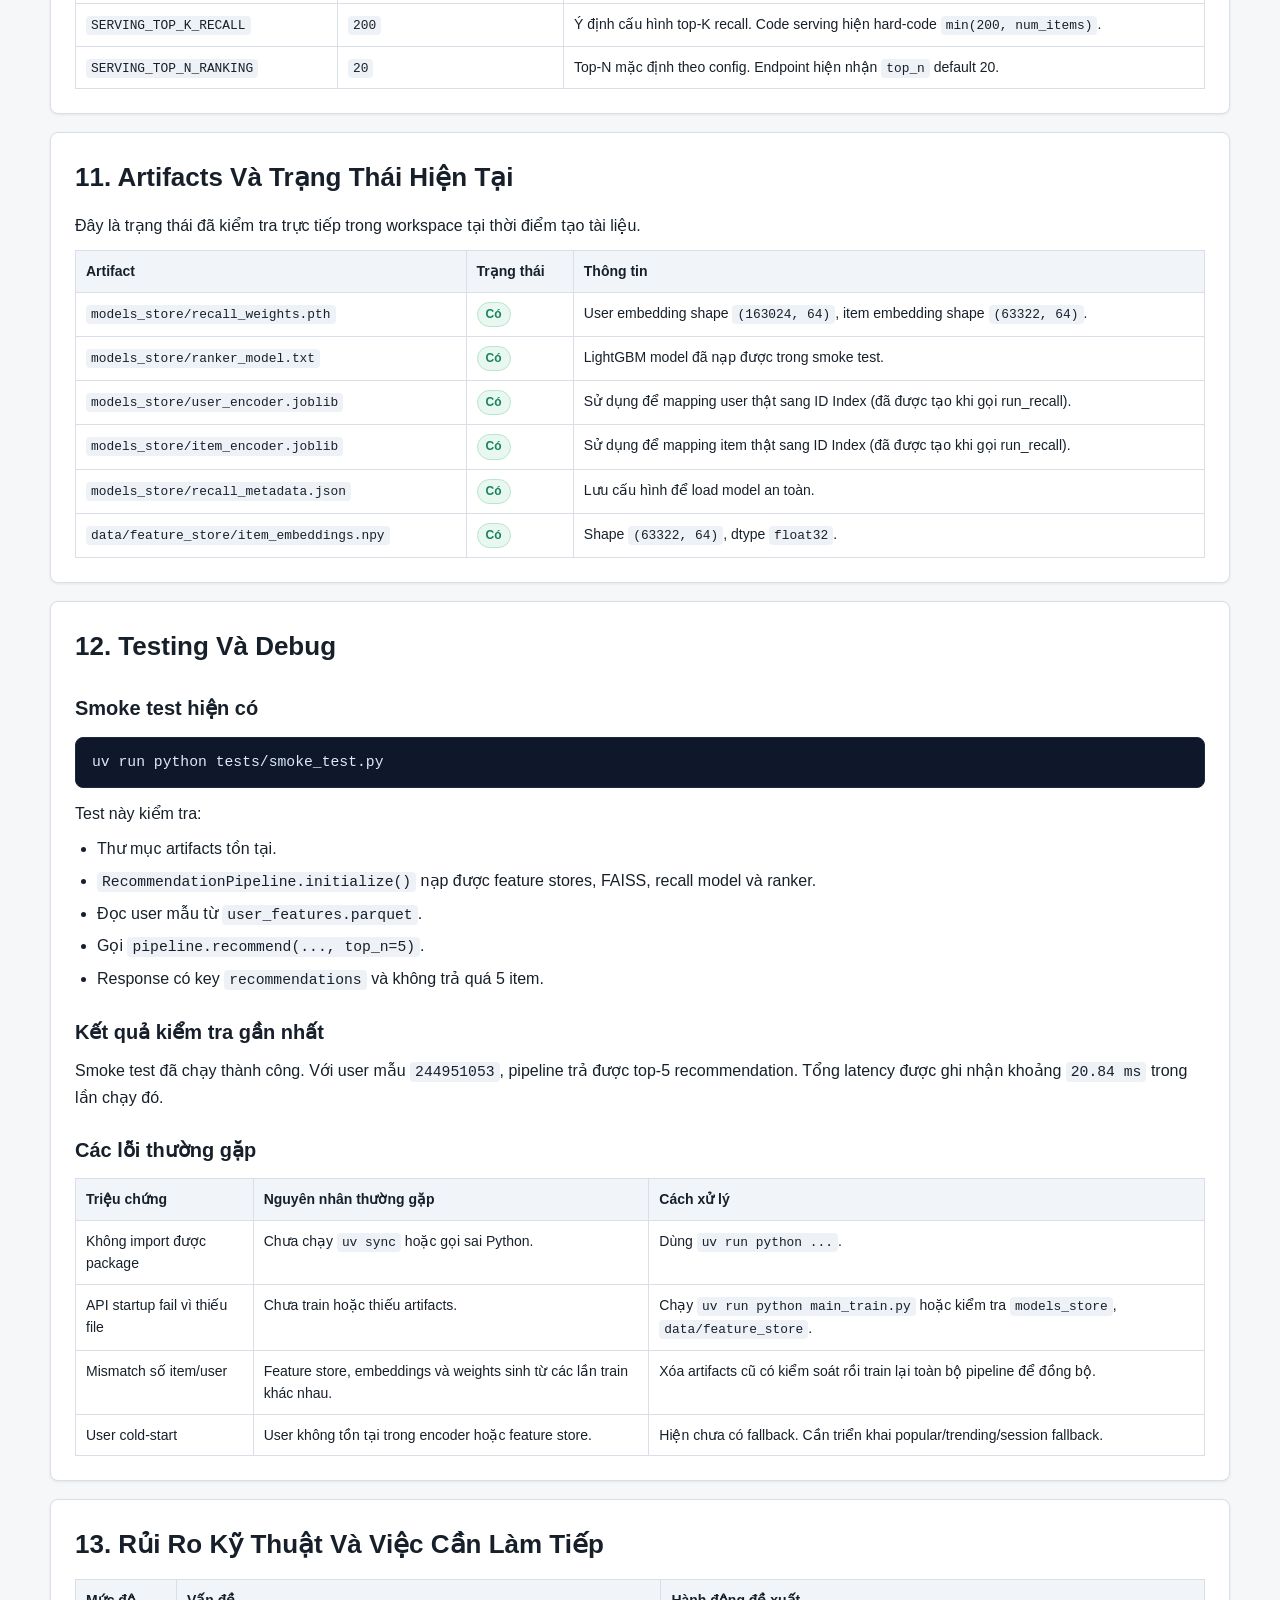
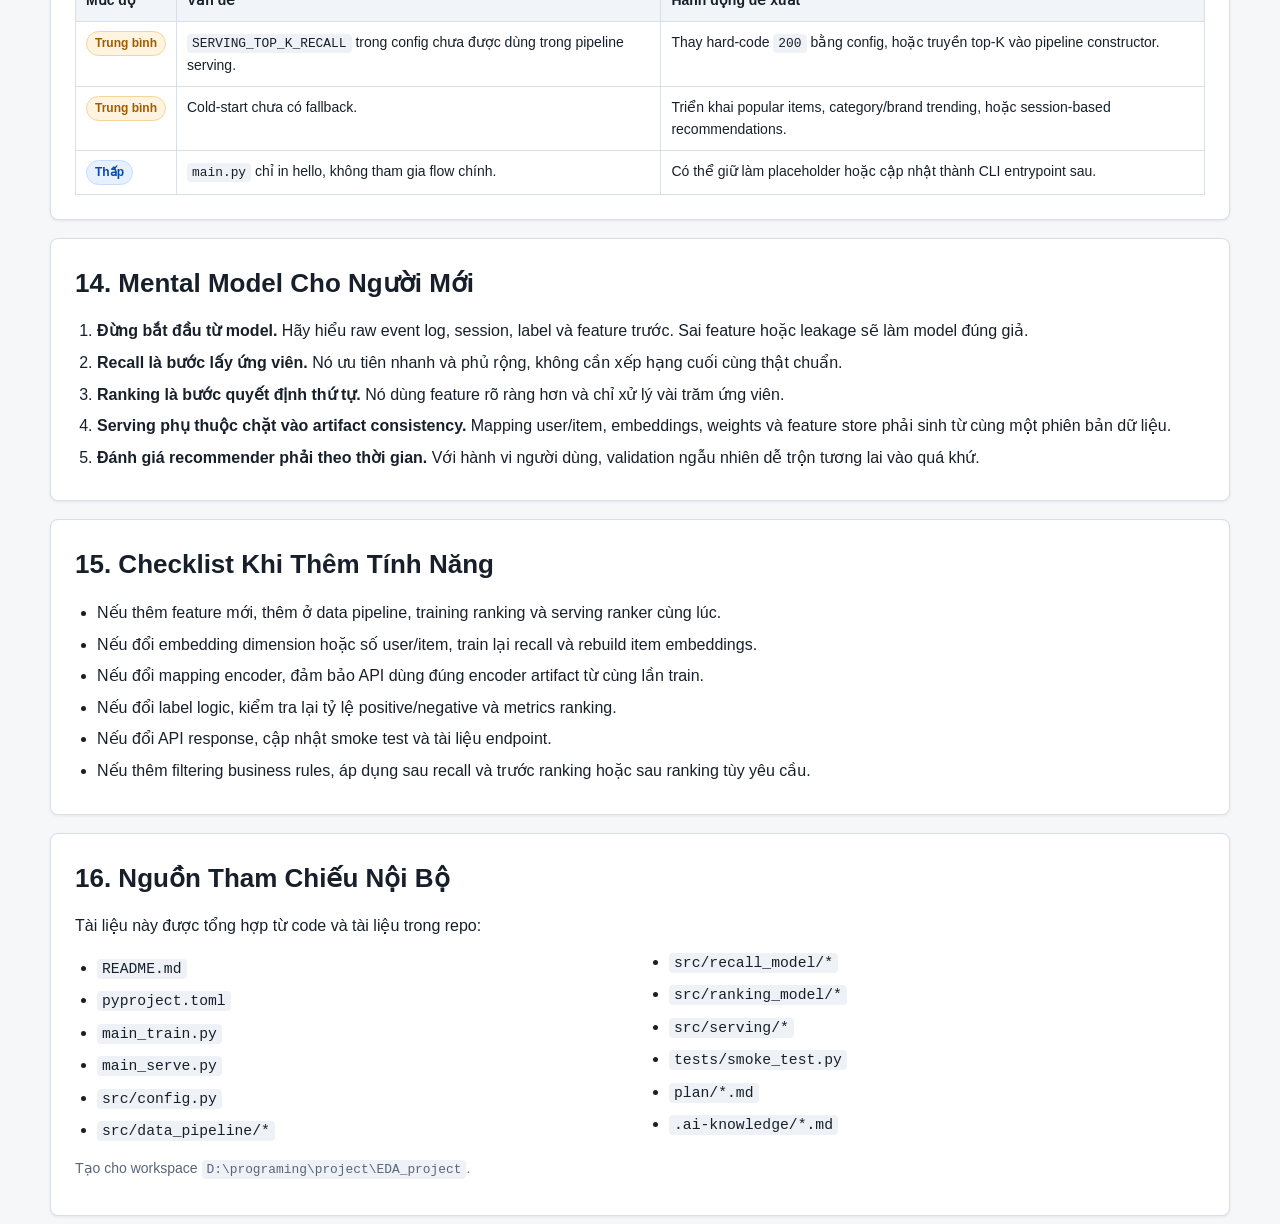
<file: document/project_onboarding_for_developers.html>
<!doctype html>
<html lang="vi">
<head>
  <meta charset="utf-8">
  <meta name="viewport" content="width=device-width, initial-scale=1">
  <title>Two-Stage Recommender System - Developer Onboarding</title>
  <style>
    :root {
      --bg: #f6f7f9;
      --panel: #ffffff;
      --ink: #17202a;
      --muted: #596579;
      --line: #d9dee7;
      --accent: #1f6feb;
      --accent-2: #16835f;
      --warn: #a15c00;
      --danger: #b42318;
      --code-bg: #0f172a;
      --code-ink: #dbeafe;
      --shadow: 0 1px 3px rgba(20, 28, 40, 0.08);
    }

    * {
      box-sizing: border-box;
    }

    html {
      scroll-behavior: smooth;
    }

    body {
      margin: 0;
      font-family: Inter, "Segoe UI", Roboto, Arial, sans-serif;
      line-height: 1.6;
      color: var(--ink);
      background: var(--bg);
    }

    header {
      background: #111827;
      color: #fff;
      padding: 42px 24px 36px;
      border-bottom: 4px solid var(--accent);
    }

    .wrap {
      width: min(1180px, calc(100% - 32px));
      margin: 0 auto;
    }

    header h1 {
      margin: 0 0 10px;
      font-size: clamp(30px, 4vw, 52px);
      line-height: 1.08;
      letter-spacing: 0;
    }

    header p {
      margin: 0;
      max-width: 900px;
      color: #d1d5db;
      font-size: 17px;
    }

    nav {
      position: sticky;
      top: 0;
      z-index: 2;
      background: rgba(255, 255, 255, 0.96);
      border-bottom: 1px solid var(--line);
      backdrop-filter: blur(8px);
    }

    nav .wrap {
      display: flex;
      gap: 10px;
      overflow-x: auto;
      padding: 10px 0;
    }

    nav a {
      flex: 0 0 auto;
      color: var(--ink);
      text-decoration: none;
      border: 1px solid var(--line);
      background: #fff;
      padding: 7px 10px;
      border-radius: 6px;
      font-size: 14px;
      white-space: nowrap;
    }

    nav a:hover {
      border-color: var(--accent);
      color: var(--accent);
    }

    main {
      padding: 24px 0 64px;
    }

    section {
      background: var(--panel);
      border: 1px solid var(--line);
      border-radius: 8px;
      box-shadow: var(--shadow);
      padding: 24px;
      margin: 18px 0;
    }

    h2 {
      margin: 0 0 14px;
      font-size: 26px;
      letter-spacing: 0;
    }

    h3 {
      margin: 24px 0 10px;
      font-size: 20px;
      letter-spacing: 0;
    }

    h4 {
      margin: 18px 0 8px;
      font-size: 16px;
    }

    p {
      margin: 10px 0;
    }

    ul,
    ol {
      margin: 10px 0 0 22px;
      padding: 0;
    }

    li {
      margin: 6px 0;
    }

    code {
      font-family: "Cascadia Code", Consolas, monospace;
      background: #eef2f7;
      padding: 2px 5px;
      border-radius: 4px;
      font-size: 0.92em;
    }

    pre {
      background: var(--code-bg);
      color: var(--code-ink);
      padding: 14px 16px;
      border-radius: 8px;
      overflow-x: auto;
      line-height: 1.45;
      border: 1px solid #1e293b;
    }

    pre code {
      background: transparent;
      color: inherit;
      padding: 0;
    }

    table {
      width: 100%;
      border-collapse: collapse;
      margin: 12px 0 0;
      font-size: 14px;
    }

    th,
    td {
      border: 1px solid var(--line);
      padding: 9px 10px;
      text-align: left;
      vertical-align: top;
    }

    th {
      background: #f1f5f9;
      font-weight: 700;
    }

    .grid {
      display: grid;
      grid-template-columns: repeat(auto-fit, minmax(240px, 1fr));
      gap: 12px;
      margin-top: 12px;
    }

    .card {
      border: 1px solid var(--line);
      border-radius: 8px;
      padding: 14px;
      background: #fff;
    }

    .card h3,
    .card h4 {
      margin-top: 0;
    }

    .badge {
      display: inline-block;
      border-radius: 999px;
      padding: 2px 8px;
      font-size: 12px;
      font-weight: 700;
      background: #e7f0ff;
      color: #0b4aa2;
      border: 1px solid #c7dcff;
      white-space: nowrap;
    }

    .ok {
      background: #e8f7f0;
      color: var(--accent-2);
      border-color: #b9e5d0;
    }

    .warn {
      background: #fff4df;
      color: var(--warn);
      border-color: #f5d49c;
    }

    .danger {
      background: #fff0ee;
      color: var(--danger);
      border-color: #fac5bd;
    }

    .note {
      border-left: 4px solid var(--accent);
      background: #eef6ff;
      padding: 12px 14px;
      border-radius: 6px;
      margin-top: 12px;
    }

    .warning {
      border-left: 4px solid var(--warn);
      background: #fff8eb;
      padding: 12px 14px;
      border-radius: 6px;
      margin-top: 12px;
    }

    .flow {
      display: grid;
      grid-template-columns: repeat(auto-fit, minmax(180px, 1fr));
      gap: 10px;
      margin-top: 14px;
    }

    .flow-step {
      min-height: 108px;
      border: 1px solid var(--line);
      border-radius: 8px;
      padding: 12px;
      background: #fbfcfe;
      position: relative;
    }

    .flow-step strong {
      display: block;
      margin-bottom: 6px;
      color: var(--accent);
    }

    .toc-columns {
      columns: 2;
      column-gap: 36px;
    }

    .small {
      color: var(--muted);
      font-size: 14px;
    }

    .path {
      color: #0b4aa2;
      font-weight: 650;
    }

    @media (max-width: 760px) {
      section {
        padding: 18px;
      }

      .toc-columns {
        columns: 1;
      }
    }
  </style>
</head>
<body>
  <header>
    <div class="wrap">
      <h1>Two-Stage Recommender System</h1>
      <p>
        Tài liệu onboarding cho lập trình viên mới: mục tiêu bài toán, dữ liệu,
        kiến trúc, luồng huấn luyện, luồng serving, các file quan trọng,
        cách chạy, cách kiểm thử và các điểm cần cải thiện của dự án.
      </p>
    </div>
  </header>

  <nav aria-label="Mục lục nhanh">
    <div class="wrap">
      <a href="#overview">Tổng quan</a>
      <a href="#quickstart">Chạy dự án</a>
      <a href="#architecture">Kiến trúc</a>
      <a href="#data">Dữ liệu</a>
      <a href="#pipeline">Data pipeline</a>
      <a href="#recall">Recall</a>
      <a href="#ranking">Ranking</a>
      <a href="#serving">Serving</a>
      <a href="#code-map">Code map</a>
      <a href="#artifacts">Artifacts</a>
      <a href="#testing">Testing</a>
      <a href="#risks">Rủi ro</a>
    </div>
  </nav>

  <main class="wrap">
    <section id="overview">
      <h2>1. Tổng Quan Dự Án</h2>
      <p>
        Dự án xây dựng hệ thống gợi ý sản phẩm thương mại điện tử theo mô hình
        <strong>two-stage recommender</strong>. Ý tưởng chính là không xếp hạng
        toàn bộ sản phẩm ngay từ đầu, vì số lượng item lớn và ma trận user-item
        cực kỳ thưa. Thay vào đó hệ thống chạy hai bước:
      </p>
      <ol>
        <li><strong>Recall stage</strong>: lọc nhanh từ hàng chục nghìn hoặc hàng triệu item xuống khoảng vài trăm ứng viên.</li>
        <li><strong>Ranking stage</strong>: chấm điểm chi tiết các ứng viên và trả về top-N sản phẩm tốt nhất.</li>
      </ol>

      <div class="grid">
        <div class="card">
          <h3>Bài toán</h3>
          <p>Nhận <code>user_id</code>, trả về danh sách <code>product_id</code> nên gợi ý.</p>
        </div>
        <div class="card">
          <h3>Dữ liệu</h3>
          <p>Log hành vi e-commerce gồm <code>view</code>, <code>cart</code>, <code>purchase</code>.</p>
        </div>
        <div class="card">
          <h3>Model</h3>
          <p>PyTorch Matrix Factorization cho recall, LightGBM binary scorer cho ranking.</p>
        </div>
        <div class="card">
          <h3>Serving</h3>
          <p>FastAPI nạp feature store, model weights, FAISS index và ranker vào bộ nhớ lúc startup.</p>
        </div>
      </div>

      <h3>Các vấn đề dữ liệu cốt lõi</h3>
      <table>
        <thead>
          <tr>
            <th>Vấn đề</th>
            <th>Ý nghĩa</th>
            <th>Cách dự án xử lý</th>
          </tr>
        </thead>
        <tbody>
          <tr>
            <td>Mất cân bằng lớp</td>
            <td><code>view</code> áp đảo <code>cart</code> và <code>purchase</code>, model dễ học cách dự đoán toàn negative.</td>
            <td>Negative sampling ở recall, Focal Loss trong PyTorch, <code>is_unbalance=True</code> và sample weight truyền vào LightGBM.</td>
          </tr>
          <tr>
            <td>Ma trận user-item thưa</td>
            <td>Rất ít user tương tác với rất ít item so với toàn bộ không gian khả dụng.</td>
            <td>Dùng embedding user/item và vector search thay vì duyệt toàn bộ item.</td>
          </tr>
          <tr>
            <td>Thiếu dữ liệu categorical</td>
            <td><code>brand</code>, <code>category_code</code> có nhiều null, không nên thay bằng số 0 nếu dùng làm categorical.</td>
            <td>Code đã gán nhãn <code>&lt;UNKNOWN&gt;</code> và sử dụng kiểu dữ liệu <code>category</code> cho mô hình LightGBM tự động tối ưu.</td>
          </tr>
          <tr>
            <td>Data leakage theo thời gian</td>
            <td>Feature hoặc split dùng thông tin tương lai sẽ làm offline metric ảo.</td>
            <td><code>featurizer.py</code> tính point-in-time cumulative features. <code>run_ranking.py</code> đã áp dụng <strong>Time-based Split</strong> (sắp xếp theo thời gian rồi cắt) thay cho random split.</td>
          </tr>
        </tbody>
      </table>
    </section>

    <section id="quickstart">
      <h2>2. Chạy Dự Án Từ Đầu</h2>
      <p>
        Dự án dùng <code>uv</code> để quản lý môi trường. Trong máy hiện tại,
        gọi Python qua <code>uv run python</code> là cách ổn định nhất.
      </p>

      <h3>Cài dependency</h3>
      <pre><code>uv sync</code></pre>

      <h3>Chuẩn bị dữ liệu raw</h3>
      <p>
        Code cấu hình mặc định đọc file:
        <code>data/raw/2019-Oct.csv</code>.
        Thư mục hiện có cả <code>2019-Oct.csv</code> và <code>2019-Nov.csv</code>.
      </p>

      <h3>Huấn luyện end-to-end</h3>
      <pre><code>uv run python main_train.py</code></pre>
      <p>Lệnh này chạy lần lượt:</p>
      <pre><code>uv run python -m src.data_pipeline.run_pipeline
uv run python -m src.recall_model.run_recall
uv run python -m src.ranking_model.run_ranking</code></pre>

      <h3>Chạy API</h3>
      <pre><code>uv run python main_serve.py</code></pre>
      <p>Server chạy tại <code>http://127.0.0.1:8000</code>.</p>

      <h3>Gọi thử API</h3>
      <pre><code>curl "http://127.0.0.1:8000/recommend/244951053?top_n=5"</code></pre>

      <div class="note">
        <strong>Ghi nhớ:</strong> nếu mới clone repo và chưa có artifacts trong
        <code>data/feature_store</code>, <code>data/sessions</code> và
        <code>models_store</code>, phải chạy training trước khi chạy API.
      </div>
    </section>

    <section id="architecture">
      <h2>3. Kiến Trúc Tổng Thể</h2>
      <p>
        Kiến trúc hiện tại là offline training kết hợp online serving. Offline
        sinh ra feature store và model artifacts. Online API chỉ nạp artifacts
        đã có, không train lại.
      </p>

      <div class="flow">
        <div class="flow-step">
          <strong>Raw Events</strong>
          <span>CSV hành vi: user, product, event type, thời gian, category, brand, price.</span>
        </div>
        <div class="flow-step">
          <strong>Data Pipeline</strong>
          <span>Sessionization, point-in-time features, pseudo labels, parquet stores.</span>
        </div>
        <div class="flow-step">
          <strong>Recall Training</strong>
          <span>Encode user/item, negative sampling, Matrix Factorization, item embeddings.</span>
        </div>
        <div class="flow-step">
          <strong>Ranking Training</strong>
          <span>Join interaction labels với user/item features, train LightGBM.</span>
        </div>
        <div class="flow-step">
          <strong>Serving</strong>
          <span>FastAPI: user embedding -> FAISS top-K -> feature lookup -> LightGBM -> top-N.</span>
        </div>
      </div>

      <h3>Luồng training</h3>
      <pre><code>main_train.py
  -> src.data_pipeline.run_pipeline
      -> sessionizer.create_sessions
      -> featurizer.extract_user_features
      -> featurizer.extract_item_features
      -> featurizer.add_point_in_time_features
      -> pseudo_label.apply_pseudo_labels
  -> src.recall_model.run_recall
      -> LabelEncoder user_id/product_id
      -> ImplicitFeedbackDataset
      -> MatrixFactorization
      -> RecallTrainer with FocalLoss
      -> save recall_weights.pth, item_embeddings.npy, encoders
  -> src.ranking_model.run_ranking
      -> join labeled interactions + feature snapshots
      -> train LightGBM
      -> save ranker_model.txt</code></pre>

      <h3>Luồng inference</h3>
      <pre><code>HTTP GET /recommend/{user_id}
  -> RecommendationPipeline.recommend(user_id)
  -> map user_id to user_idx
  -> get user embedding from recall model
  -> FAISS IndexFlatIP retrieves top-K item_idx
  -> map item_idx to product_id
  -> reindex item features and attach user features
  -> LightGBM predicts scores
  -> sort descending and return top_n recommendations</code></pre>
    </section>

    <section id="data">
      <h2>4. Dữ Liệu Và Schema</h2>

      <h3>Raw data</h3>
      <p>
        Cấu hình mặc định dùng <code>ProjectConfig.RAW_DATA_PATH</code> là
        <code>data/raw/2019-Oct.csv</code>. Dataset thường có các cột:
      </p>
      <table>
        <thead>
          <tr>
            <th>Cột</th>
            <th>Vai trò</th>
          </tr>
        </thead>
        <tbody>
          <tr><td><code>event_time</code></td><td>Timestamp của hành vi, cực kỳ quan trọng để chống leakage.</td></tr>
          <tr><td><code>event_type</code></td><td>Loại hành vi: <code>view</code>, <code>cart</code>, <code>purchase</code>.</td></tr>
          <tr><td><code>product_id</code></td><td>ID sản phẩm, sau này encode thành <code>item_idx</code>.</td></tr>
          <tr><td><code>category_id</code>, <code>category_code</code></td><td>Thông tin danh mục sản phẩm.</td></tr>
          <tr><td><code>brand</code></td><td>Thương hiệu, có thể thiếu.</td></tr>
          <tr><td><code>price</code></td><td>Giá sản phẩm, phân phối lệch phải.</td></tr>
          <tr><td><code>user_id</code></td><td>ID người dùng, sau này encode thành <code>user_idx</code>.</td></tr>
          <tr><td><code>user_session</code></td><td>Session gốc nếu dataset có cung cấp. Dự án tự tạo thêm <code>custom_session_id</code>.</td></tr>
        </tbody>
      </table>

      <h3>Generated data stores hiện có</h3>
      <table>
        <thead>
          <tr>
            <th>File</th>
            <th>Shape hiện tại</th>
            <th>Cột hiện tại</th>
            <th>Vai trò</th>
          </tr>
        </thead>
        <tbody>
          <tr>
            <td><code>data/sessions/labeled_sessions.parquet</code></td>
            <td>653,794 rows x 4 cols</td>
            <td><code>custom_session_id</code>, <code>product_id</code>, <code>user_id</code>, <code>label</code></td>
            <td>Interaction labels cho recall/ranking. Hiện có 634,529 label 0 và 19,265 label 1.</td>
          </tr>
          <tr>
            <td><code>data/feature_store/user_features.parquet</code></td>
            <td>163,024 rows x 3 cols</td>
            <td><code>user_id</code>, <code>user_total_interactions</code>, <code>user_total_sessions</code></td>
            <td>Snapshot feature của user dùng lúc training và serving.</td>
          </tr>
          <tr>
            <td><code>data/feature_store/item_features.parquet</code></td>
            <td>63,322 rows x 4 cols</td>
            <td><code>product_id</code>, <code>item_total_interactions</code>, <code>item_unique_users</code>, <code>item_avg_price</code></td>
            <td>Snapshot feature của item dùng lúc training và serving.</td>
          </tr>
          <tr>
            <td><code>data/feature_store/item_embeddings.npy</code></td>
            <td>63,322 x 64, dtype <code>float32</code></td>
            <td>Vector embedding</td>
            <td>FAISS dùng để tìm top-K item ứng viên.</td>
          </tr>
        </tbody>
      </table>

      <div class="warning">
        <strong>Lưu ý schema:</strong> code hiện tại của <code>apply_pseudo_labels</code>
        có thể xuất thêm <code>event_time</code>, <code>event_type</code>,
        các feature point-in-time và <code>sample_weight</code> nếu chạy lại pipeline
        từ raw data. File parquet hiện có trong workspace là artifact đã sinh trước đó
        và chỉ có 4 cột.
      </div>
    </section>

    <section id="pipeline">
      <h2>5. Data Pipeline</h2>
      <p>
        Pipeline nằm trong <code>src/data_pipeline</code>. Nhiệm vụ là biến CSV
        raw thành các bảng parquet phục vụ training và serving.
      </p>

      <h3><code>sessionizer.py</code></h3>
      <p>
        Hàm <code>create_sessions(df, threshold_minutes=30)</code> sort dữ liệu
        theo <code>user_id</code> và <code>event_time</code>, tính khoảng cách
        thời gian giữa hai event liên tiếp của cùng user, rồi tạo
        <code>custom_session_id</code>. Nếu event đầu tiên hoặc cách event trước
        hơn 30 phút, đó là session mới.
      </p>

      <h3><code>featurizer.py</code></h3>
      <table>
        <thead>
          <tr>
            <th>Hàm</th>
            <th>Đầu ra</th>
            <th>Điểm quan trọng</th>
          </tr>
        </thead>
        <tbody>
          <tr>
            <td><code>add_point_in_time_features</code></td>
            <td><code>user_total_interactions</code>, <code>user_total_sessions</code>, <code>item_total_interactions</code>, <code>item_unique_users</code>, <code>item_avg_price</code></td>
            <td>Tính cumulative features chỉ dựa trên event trước dòng hiện tại, giúp giảm leakage.</td>
          </tr>
          <tr>
            <td><code>extract_user_features</code></td>
            <td>Snapshot tổng số tương tác và số session theo user.</td>
            <td>Dùng cho feature lookup lúc serving.</td>
          </tr>
          <tr>
            <td><code>extract_item_features</code></td>
            <td>Snapshot tổng tương tác, số user unique, giá trung bình theo item.</td>
            <td>Dùng cho LightGBM ranker.</td>
          </tr>
        </tbody>
      </table>

      <h3><code>pseudo_label.py</code></h3>
      <p>
        Gán nhãn huấn luyện từ implicit feedback:
      </p>
      <table>
        <thead>
          <tr>
            <th><code>event_type</code></th>
            <th><code>label</code></th>
            <th><code>sample_weight</code></th>
            <th><code>event_strength</code></th>
          </tr>
        </thead>
        <tbody>
          <tr><td><code>view</code></td><td>0</td><td>0.1</td><td>0</td></tr>
          <tr><td><code>cart</code></td><td>1</td><td>0.5</td><td>1</td></tr>
          <tr><td><code>purchase</code></td><td>1</td><td>1.0</td><td>2</td></tr>
        </tbody>
      </table>
      <p>
        Với mỗi nhóm <code>custom_session_id</code>, <code>product_id</code>,
        <code>user_id</code>, pipeline giữ lại event mạnh nhất và mới nhất để
        tạo một training row duy nhất.
      </p>

      <h3><code>run_pipeline.py</code></h3>
      <p>
        Entry point gọi lần lượt sessionization, snapshot feature extraction,
        point-in-time feature generation, pseudo labeling, rồi lưu parquet.
        Số dòng raw đọc vào được điều khiển bởi
        <code>config.PIPELINE_NROWS</code>, hiện là <code>1_000_000</code>.
      </p>
    </section>

    <section id="recall">
      <h2>6. Recall Model</h2>
      <p>
        Recall stage dùng Matrix Factorization trong PyTorch để học embedding
        cho user và item. Mục tiêu là tìm nhanh các item có dot product cao với
        user embedding.
      </p>

      <h3>Thành phần code</h3>
      <table>
        <thead>
          <tr>
            <th>File</th>
            <th>Vai trò</th>
          </tr>
        </thead>
        <tbody>
          <tr>
            <td><code>src/recall_model/dataset.py</code></td>
            <td><code>ImplicitFeedbackDataset</code> chuyển user idx, item idx, label thành tensor.</td>
          </tr>
          <tr>
            <td><code>src/recall_model/model.py</code></td>
            <td><code>MatrixFactorization</code> gồm <code>nn.Embedding</code> cho user và item, score bằng dot product qua sigmoid.</td>
          </tr>
          <tr>
            <td><code>src/recall_model/trainer.py</code></td>
            <td><code>FocalLoss</code> và <code>RecallTrainer</code>, tự chọn CUDA nếu có.</td>
          </tr>
          <tr>
            <td><code>src/recall_model/run_recall.py</code></td>
            <td>Đọc labeled parquet, negative sampling, label encoding, train, save artifacts.</td>
          </tr>
        </tbody>
      </table>

      <h3>Negative sampling</h3>
      <p>
        Code lấy toàn bộ positive rows (<code>label &gt; 0</code>) và sample
        negative rows theo tỷ lệ <code>config.RECALL_NEG_SAMPLE_RATIO</code>.
        Giá trị hiện tại là <code>4</code>, nghĩa là 1 positive : 4 negatives.
      </p>

      <h3>Loss function</h3>
      <p>
        <code>FocalLoss(alpha=0.25, gamma=2.0)</code> giảm ảnh hưởng của các
        mẫu dễ và tập trung hơn vào mẫu khó, phù hợp với dữ liệu implicit
        feedback mất cân bằng mạnh.
      </p>

      <h3>Artifacts sinh ra</h3>
      <ul>
        <li><code>models_store/recall_weights.pth</code>: trọng số PyTorch.</li>
        <li><code>data/feature_store/item_embeddings.npy</code>: item embedding để build FAISS.</li>
        <li><code>models_store/user_encoder.joblib</code> và <code>models_store/item_encoder.joblib</code>: mapping ID thật sang index.</li>
        <li><code>models_store/recall_metadata.json</code>: số user, số item, embedding dimension.</li>
      </ul>
    </section>

    <section id="ranking">
      <h2>7. Ranking Model</h2>
      <p>
        Ranking stage dùng LightGBM để chấm điểm ứng viên. Nó không tìm ứng viên
        từ toàn bộ item catalog, mà nhận danh sách candidate từ recall stage.
      </p>

      <h3>Feature set hiện tại</h3>
      <pre><code>user_total_interactions
user_total_sessions
item_total_interactions
item_unique_users
item_avg_price
hour_of_day
day_of_week</code></pre>

      <h3>Training flow</h3>
      <ol>
        <li>Đọc <code>labeled_sessions.parquet</code>, <code>user_features.parquet</code>, <code>item_features.parquet</code>.</li>
        <li>Join theo <code>user_id</code> và <code>product_id</code>.</li>
        <li>Fill missing numeric features bằng 0.</li>
        <li>Chia train/test bằng <code>train_test_split(..., random_state=42)</code>.</li>
        <li>Train <code>lgb.train</code> với objective <code>binary</code>, metric <code>binary_logloss</code> và <code>auc</code>.</li>
        <li>Đánh giá thêm <code>NDCG@10</code> và <code>MRR</code> theo <code>user_id</code>.</li>
        <li>Lưu model vào <code>models_store/ranker_model.txt</code>.</li>
      </ol>

      <h3>Code chính</h3>
      <table>
        <thead>
          <tr>
            <th>File</th>
            <th>Vai trò</th>
          </tr>
        </thead>
        <tbody>
          <tr><td><code>src/ranking_model/lgbm_train.py</code></td><td><code>RankingTrainer</code>, train/evaluate/save LightGBM. Đã cấu hình chống mất cân bằng nhãn.</td></tr>
          <tr><td><code>src/ranking_model/metrics.py</code></td><td>Tính <code>NDCG@K</code> và <code>MRR</code>, có hỗ trợ group theo query/user.</td></tr>
          <tr><td><code>src/ranking_model/run_ranking.py</code></td><td>Entry point training ranking model. Đã cấu hình Time-based split và Imputation tự động.</td></tr>
        </tbody>
      </table>
    </section>

    <section id="serving">
      <h2>8. Serving Và API</h2>
      <p>
        Serving nằm trong <code>src/serving</code> và <code>main_serve.py</code>.
        Toàn bộ model và feature store được nạp một lần trong FastAPI startup.
      </p>

      <h3>Startup</h3>
      <pre><code>pipeline = RecommendationPipeline(
    models_dir=config.MODELS_DIR,
    feature_store_dir=config.FEATURE_STORE_DIR,
)
pipeline.initialize()</code></pre>

      <h3><code>RecommendationPipeline.initialize()</code> làm gì?</h3>
      <ol>
        <li>Đọc <code>user_features.parquet</code> và <code>item_features.parquet</code> vào memory.</li>
        <li>Nạp encoder artifacts nếu có, nếu không thì rebuild mapping từ feature store.</li>
        <li>Build FAISS <code>IndexFlatIP</code> từ <code>item_embeddings.npy</code>.</li>
        <li>Nạp <code>recall_weights.pth</code> vào <code>MatrixFactorization</code>.</li>
        <li>Validate số user/item giữa mapping, FAISS và PyTorch weights.</li>
        <li>Nạp LightGBM model từ <code>ranker_model.txt</code>.</li>
      </ol>

      <h3>API endpoints</h3>
      <table>
        <thead>
          <tr>
            <th>Endpoint</th>
            <th>Ý nghĩa</th>
            <th>Response</th>
          </tr>
        </thead>
        <tbody>
          <tr>
            <td><code>GET /</code></td>
            <td>Health/info đơn giản.</td>
            <td>Message hướng dẫn dùng <code>/recommend/{user_id}</code>.</td>
          </tr>
          <tr>
            <td><code>GET /recommend/{user_id}?top_n=20</code></td>
            <td>Recommend theo user ID thật.</td>
            <td><code>user_id</code>, <code>user_idx</code>, <code>recommendations</code>, <code>latency_metrics</code>.</td>
          </tr>
          <tr>
            <td><code>GET /recommend-by-index/{user_idx}?top_n=20</code></td>
            <td>Recommend theo index nội bộ, hữu ích cho debug.</td>
            <td>Tương tự endpoint theo <code>user_id</code>.</td>
          </tr>
        </tbody>
      </table>

      <h3>Response mẫu</h3>
      <pre><code>{
  "user_id": 244951053,
  "user_idx": 0,
  "recommendations": [
    {"product_id": 26022915, "item_idx": 47288, "score": 0.2332}
  ],
  "latency_metrics": {
    "user_emb_time_ms": 0.70,
    "faiss_search_time_ms": 1.24,
    "feature_lookup_time_ms": 15.05,
    "ranking_time_ms": 1.30,
    "sort_time_ms": 0.09,
    "total_latency_ms": 20.84
  }
}</code></pre>

      <h3>Cold-start behavior</h3>
      <p>
        Nếu user chưa có trong mapping hoặc <code>user_idx</code> ngoài biên,
        pipeline trả lỗi cold-start với danh sách recommendation rỗng. Fallback
        phổ biến như popular items, category trending hoặc session-based recall
        chưa được triển khai.
      </p>
    </section>

    <section id="code-map">
      <h2>9. Bản Đồ Codebase</h2>
      <table>
        <thead>
          <tr>
            <th>Đường dẫn</th>
            <th>Vai trò</th>
            <th>Khi nào cần sửa?</th>
          </tr>
        </thead>
        <tbody>
          <tr>
            <td class="path"><code>src/config.py</code></td>
            <td>Dataclass chứa path và hyperparameters.</td>
            <td>Đổi raw file, batch size, embedding dim, số epoch, LightGBM params, top-K serving.</td>
          </tr>
          <tr>
            <td class="path"><code>main_train.py</code></td>
            <td>Orchestrator chạy training end-to-end bằng subprocess.</td>
            <td>Thay thứ tự phase, thêm phase mới, hoặc tách training từng phần.</td>
          </tr>
          <tr>
            <td class="path"><code>main_serve.py</code></td>
            <td>FastAPI app và endpoints.</td>
            <td>Thêm endpoint, đổi contract API, thêm health check chi tiết.</td>
          </tr>
          <tr>
            <td class="path"><code>src/data_pipeline</code></td>
            <td>Sessionization, feature engineering, pseudo labels.</td>
            <td>Thêm feature, chống leakage, xử lý categorical, time split.</td>
          </tr>
          <tr>
            <td class="path"><code>src/recall_model</code></td>
            <td>Dataset, Matrix Factorization, trainer, recall training script.</td>
            <td>Đổi kiến trúc sang two-tower, BPR loss, hard negative sampling.</td>
          </tr>
          <tr>
            <td class="path"><code>src/ranking_model</code></td>
            <td>LightGBM trainer, metrics, ranking training script.</td>
            <td>Thêm feature, sample weights, group ranking objective, time-based validation.</td>
          </tr>
          <tr>
            <td class="path"><code>src/serving</code></td>
            <td>FAISS wrapper, ranker wrapper, recommendation pipeline.</td>
            <td>Thêm fallback cold-start, cache, filtering business rules, explainability.</td>
          </tr>
          <tr>
            <td class="path"><code>tests/smoke_test.py</code></td>
            <td>Kiểm tra pipeline nạp model và tạo recommendation cho user mẫu.</td>
            <td>Thêm regression tests cho artifact loading và response schema.</td>
          </tr>
          <tr>
            <td class="path"><code>notebooks</code></td>
            <td>EDA, feature engineering experiment, model experiment, ranking experiment.</td>
            <td>Khám phá dữ liệu hoặc thử nghiệm trước khi đưa logic vào <code>src</code>.</td>
          </tr>
          <tr>
            <td class="path"><code>plan</code> và <code>.ai-knowledge</code></td>
            <td>Tài liệu kế hoạch, kiến trúc, phân tích rủi ro.</td>
            <td>Đọc trước khi refactor lớn hoặc thay đổi thuật toán.</td>
          </tr>
        </tbody>
      </table>
    </section>

    <section id="config">
      <h2>10. Cấu Hình Quan Trọng</h2>
      <table>
        <thead>
          <tr>
            <th>Config</th>
            <th>Giá trị hiện tại</th>
            <th>Ý nghĩa</th>
          </tr>
        </thead>
        <tbody>
          <tr><td><code>RAW_DATA_PATH</code></td><td><code>data/raw/2019-Oct.csv</code></td><td>Nguồn raw data mặc định.</td></tr>
          <tr><td><code>PIPELINE_NROWS</code></td><td><code>1_000_000</code></td><td>Số dòng CSV đọc vào. Đặt <code>None</code> nếu muốn chạy toàn bộ, nhưng cần RAM lớn.</td></tr>
          <tr><td><code>SESSION_THRESHOLD_MINUTES</code></td><td><code>30</code></td><td>Ngưỡng tách session theo thời gian.</td></tr>
          <tr><td><code>RECALL_BATCH_SIZE</code></td><td><code>4096</code></td><td>Batch size cho PyTorch recall model.</td></tr>
          <tr><td><code>RECALL_EMBEDDING_DIM</code></td><td><code>64</code></td><td>Số chiều embedding user/item.</td></tr>
          <tr><td><code>RECALL_EPOCHS</code></td><td><code>5</code></td><td>Số epoch huấn luyện recall.</td></tr>
          <tr><td><code>RECALL_NEG_SAMPLE_RATIO</code></td><td><code>4</code></td><td>Số negative sample trên mỗi positive sample.</td></tr>
          <tr><td><code>RANKING_NUM_BOOST_ROUND</code></td><td><code>100</code></td><td>Số boosting rounds của LightGBM.</td></tr>
          <tr><td><code>SERVING_TOP_K_RECALL</code></td><td><code>200</code></td><td>Ý định cấu hình top-K recall. Code serving hiện hard-code <code>min(200, num_items)</code>.</td></tr>
          <tr><td><code>SERVING_TOP_N_RANKING</code></td><td><code>20</code></td><td>Top-N mặc định theo config. Endpoint hiện nhận <code>top_n</code> default 20.</td></tr>
        </tbody>
      </table>
    </section>

    <section id="artifacts">
      <h2>11. Artifacts Và Trạng Thái Hiện Tại</h2>
      <p>
        Đây là trạng thái đã kiểm tra trực tiếp trong workspace tại thời điểm
        tạo tài liệu.
      </p>
      <table>
        <thead>
          <tr>
            <th>Artifact</th>
            <th>Trạng thái</th>
            <th>Thông tin</th>
          </tr>
        </thead>
        <tbody>
          <tr>
            <td><code>models_store/recall_weights.pth</code></td>
            <td><span class="badge ok">Có</span></td>
            <td>User embedding shape <code>(163024, 64)</code>, item embedding shape <code>(63322, 64)</code>.</td>
          </tr>
          <tr>
            <td><code>models_store/ranker_model.txt</code></td>
            <td><span class="badge ok">Có</span></td>
            <td>LightGBM model đã nạp được trong smoke test.</td>
          </tr>
          <tr>
            <td><code>models_store/user_encoder.joblib</code></td>
            <td><span class="badge ok">Có</span></td>
            <td>Sử dụng để mapping user thật sang ID Index (đã được tạo khi gọi run_recall).</td>
          </tr>
          <tr>
            <td><code>models_store/item_encoder.joblib</code></td>
            <td><span class="badge ok">Có</span></td>
            <td>Sử dụng để mapping item thật sang ID Index (đã được tạo khi gọi run_recall).</td>
          </tr>
          <tr>
            <td><code>models_store/recall_metadata.json</code></td>
            <td><span class="badge ok">Có</span></td>
            <td>Lưu cấu hình để load model an toàn.</td>
          </tr>
          <tr>
            <td><code>data/feature_store/item_embeddings.npy</code></td>
            <td><span class="badge ok">Có</span></td>
            <td>Shape <code>(63322, 64)</code>, dtype <code>float32</code>.</td>
          </tr>
        </tbody>
      </table>
    </section>

    <section id="testing">
      <h2>12. Testing Và Debug</h2>
      <h3>Smoke test hiện có</h3>
      <pre><code>uv run python tests/smoke_test.py</code></pre>
      <p>Test này kiểm tra:</p>
      <ul>
        <li>Thư mục artifacts tồn tại.</li>
        <li><code>RecommendationPipeline.initialize()</code> nạp được feature stores, FAISS, recall model và ranker.</li>
        <li>Đọc user mẫu từ <code>user_features.parquet</code>.</li>
        <li>Gọi <code>pipeline.recommend(..., top_n=5)</code>.</li>
        <li>Response có key <code>recommendations</code> và không trả quá 5 item.</li>
      </ul>

      <h3>Kết quả kiểm tra gần nhất</h3>
      <p>
        Smoke test đã chạy thành công. Với user mẫu <code>244951053</code>,
        pipeline trả được top-5 recommendation. Tổng latency được ghi nhận khoảng
        <code>20.84 ms</code> trong lần chạy đó.
      </p>

      <h3>Các lỗi thường gặp</h3>
      <table>
        <thead>
          <tr>
            <th>Triệu chứng</th>
            <th>Nguyên nhân thường gặp</th>
            <th>Cách xử lý</th>
          </tr>
        </thead>
        <tbody>
          <tr>
            <td>Không import được package</td>
            <td>Chưa chạy <code>uv sync</code> hoặc gọi sai Python.</td>
            <td>Dùng <code>uv run python ...</code>.</td>
          </tr>
          <tr>
            <td>API startup fail vì thiếu file</td>
            <td>Chưa train hoặc thiếu artifacts.</td>
            <td>Chạy <code>uv run python main_train.py</code> hoặc kiểm tra <code>models_store</code>, <code>data/feature_store</code>.</td>
          </tr>
          <tr>
            <td>Mismatch số item/user</td>
            <td>Feature store, embeddings và weights sinh từ các lần train khác nhau.</td>
            <td>Xóa artifacts cũ có kiểm soát rồi train lại toàn bộ pipeline để đồng bộ.</td>
          </tr>
          <tr>
            <td>User cold-start</td>
            <td>User không tồn tại trong encoder hoặc feature store.</td>
            <td>Hiện chưa có fallback. Cần triển khai popular/trending/session fallback.</td>
          </tr>
        </tbody>
      </table>
    </section>

    <section id="risks">
      <h2>13. Rủi Ro Kỹ Thuật Và Việc Cần Làm Tiếp</h2>
      <table>
        <thead>
          <tr>
            <th>Mức độ</th>
            <th>Vấn đề</th>
            <th>Hành động đề xuất</th>
          </tr>
        </thead>
        <tbody>
          <tr>
            <td><span class="badge warn">Trung bình</span></td>
            <td><code>SERVING_TOP_K_RECALL</code> trong config chưa được dùng trong pipeline serving.</td>
            <td>Thay hard-code <code>200</code> bằng config, hoặc truyền top-K vào pipeline constructor.</td>
          </tr>
          <tr>
            <td><span class="badge warn">Trung bình</span></td>
            <td>Cold-start chưa có fallback.</td>
            <td>Triển khai popular items, category/brand trending, hoặc session-based recommendations.</td>
          </tr>
          <tr>
            <td><span class="badge">Thấp</span></td>
            <td><code>main.py</code> chỉ in hello, không tham gia flow chính.</td>
            <td>Có thể giữ làm placeholder hoặc cập nhật thành CLI entrypoint sau.</td>
          </tr>
        </tbody>
      </table>
    </section>

    <section id="mental-model">
      <h2>14. Mental Model Cho Người Mới</h2>
      <ol>
        <li>
          <strong>Đừng bắt đầu từ model.</strong> Hãy hiểu raw event log, session,
          label và feature trước. Sai feature hoặc leakage sẽ làm model đúng giả.
        </li>
        <li>
          <strong>Recall là bước lấy ứng viên.</strong> Nó ưu tiên nhanh và phủ rộng,
          không cần xếp hạng cuối cùng thật chuẩn.
        </li>
        <li>
          <strong>Ranking là bước quyết định thứ tự.</strong> Nó dùng feature rõ ràng
          hơn và chỉ xử lý vài trăm ứng viên.
        </li>
        <li>
          <strong>Serving phụ thuộc chặt vào artifact consistency.</strong>
          Mapping user/item, embeddings, weights và feature store phải sinh từ cùng
          một phiên bản dữ liệu.
        </li>
        <li>
          <strong>Đánh giá recommender phải theo thời gian.</strong> Với hành vi
          người dùng, validation ngẫu nhiên dễ trộn tương lai vào quá khứ.
        </li>
      </ol>
    </section>

    <section id="checklist">
      <h2>15. Checklist Khi Thêm Tính Năng</h2>
      <ul>
        <li>Nếu thêm feature mới, thêm ở data pipeline, training ranking và serving ranker cùng lúc.</li>
        <li>Nếu đổi embedding dimension hoặc số user/item, train lại recall và rebuild item embeddings.</li>
        <li>Nếu đổi mapping encoder, đảm bảo API dùng đúng encoder artifact từ cùng lần train.</li>
        <li>Nếu đổi label logic, kiểm tra lại tỷ lệ positive/negative và metrics ranking.</li>
        <li>Nếu đổi API response, cập nhật smoke test và tài liệu endpoint.</li>
        <li>Nếu thêm filtering business rules, áp dụng sau recall và trước ranking hoặc sau ranking tùy yêu cầu.</li>
      </ul>
    </section>

    <section id="sources">
      <h2>16. Nguồn Tham Chiếu Nội Bộ</h2>
      <p>Tài liệu này được tổng hợp từ code và tài liệu trong repo:</p>
      <ul class="toc-columns">
        <li><code>README.md</code></li>
        <li><code>pyproject.toml</code></li>
        <li><code>main_train.py</code></li>
        <li><code>main_serve.py</code></li>
        <li><code>src/config.py</code></li>
        <li><code>src/data_pipeline/*</code></li>
        <li><code>src/recall_model/*</code></li>
        <li><code>src/ranking_model/*</code></li>
        <li><code>src/serving/*</code></li>
        <li><code>tests/smoke_test.py</code></li>
        <li><code>plan/*.md</code></li>
        <li><code>.ai-knowledge/*.md</code></li>
      </ul>
      <p class="small">
        Tạo cho workspace <code>D:\programing\project\EDA_project</code>.
      </p>
    </section>
  </main>
</body>
</html>
</file>
<file: presentation/style.css>
/* ==========================================================================
   PRODUCTION-GRADE DESIGN SYSTEM & STYLESHEET FOR PRESENTATION
   OPTIMIZED FOR 60FPS SMOOTH PERFORMANCE (ZERO-LAG GPU ACCELERATED)
   SUPERSIZED FOR MAXIMUM READABILITY (CINEMATIC GIANT FRAME)
   MAXIMIZED TYPOGRAPHY SCALE FOR IMPRESSIVE VISUAL IMPACT (SUPER-BIG TEXT)
   OVERRIDING HARDCODED INLINE STYLES WITH !IMPORTANT RULES
   ========================================================================== */

:root {
    --bg-main: #11100f;
    --bg-card: rgba(24, 24, 22, 0.94);
    --bg-card-hover: rgba(31, 31, 28, 0.98);
    --border-color: rgba(240, 232, 214, 0.14);
    --border-hover: rgba(45, 212, 191, 0.55);
    
    --color-primary: #2dd4bf;
    --color-secondary: #60a5fa;
    --color-accent: #a78bfa;
    --color-pink: #fb7185;
    --color-success: #34d399;
    --color-warning: #f59e0b;
    
    --text-main: #e8e3d6;
    --text-muted: #a8a29a;
    --text-bright: #fffaf0;
    
    --font-display: 'Outfit', -apple-system, BlinkMacSystemFont, "Segoe UI", Roboto, sans-serif;
    --font-body: 'Inter', -apple-system, BlinkMacSystemFont, "Segoe UI", Roboto, sans-serif;
    --font-mono: 'Fira Code', monospace;
    
    --shadow-glow: 0 0 35px rgba(45, 212, 191, 0.18);
    --shadow-glow-accent: 0 0 35px rgba(167, 139, 250, 0.18);
    --shadow-card: 0 24px 55px rgba(0, 0, 0, 0.36);
    
    --transition-smooth: all 0.4s cubic-bezier(0.16, 1, 0.3, 1);
    --transition-bounce: all 0.5s cubic-bezier(0.34, 1.56, 0.64, 1);
    
    /* Optimized transition: only transition transform and opacity which are GPU compositor friendly */
    --transition-slide: transform 0.6s cubic-bezier(0.16, 1, 0.3, 1), 
                        opacity 0.5s ease-out,
                        visibility 0.6s;
}

/* --- BASE RESET --- */
* {
    box-sizing: border-box;
    margin: 0;
    padding: 0;
}

body {
    background-color: var(--bg-main);
    color: var(--text-main);
    font-family: var(--font-body);
    overflow: hidden;
    height: 100vh;
    width: 100vw;
    display: flex;
    flex-direction: column;
    justify-content: space-between;
    position: relative;
    background-image: 
        radial-gradient(circle at 8% 12%, rgba(45, 212, 191, 0.11) 0%, transparent 38%),
        radial-gradient(circle at 95% 82%, rgba(245, 158, 11, 0.08) 0%, transparent 42%),
        linear-gradient(135deg, #11100f 0%, #171512 52%, #0f1110 100%);
    transition: padding 0.5s cubic-bezier(0.16, 1, 0.3, 1);
}

/* Ambient Glowing Orbs - Simplifed filters to improve rendering performance */
.glowing-orb {
    position: absolute;
    width: 450px;
    height: 450px;
    border-radius: 50%;
    pointer-events: none;
    filter: blur(95px);
    z-index: 0;
    opacity: 0.18;
    transition: transform 1s cubic-bezier(0.16, 1, 0.3, 1);
}

#orb-1 {
    background: radial-gradient(circle, var(--color-primary) 0%, transparent 70%);
    top: -100px;
    right: 15%;
}

#orb-2 {
    background: radial-gradient(circle, var(--color-accent) 0%, transparent 70%);
    bottom: -100px;
    left: 15%;
}

/* --- APP HEADER --- */
header {
    display: flex;
    justify-content: space-between;
    align-items: center;
    padding: 24px 60px;
    z-index: 10;
    border-bottom: 1px solid var(--border-color);
    background: rgba(17, 16, 15, 0.86);
    backdrop-filter: blur(10px);
    transition: transform 0.5s cubic-bezier(0.16, 1, 0.3, 1), 
                opacity 0.4s ease, 
                height 0.5s, 
                padding 0.5s;
}

.logo-section {
    display: flex;
    align-items: center;
    gap: 14px;
}

.logo-icon {
    width: 32px;
    height: 32px;
    fill: url(#logo-grad);
}

.logo-text {
    font-family: var(--font-display);
    font-weight: 800;
    font-size: 1.45rem;
    letter-spacing: 0.5px;
    background: linear-gradient(135deg, var(--color-primary), var(--color-accent));
    -webkit-background-clip: text;
    -webkit-text-fill-color: transparent;
}

.project-tag {
    font-family: var(--font-mono);
    font-size: 0.85rem;
    background: rgba(45, 212, 191, 0.08);
    padding: 4px 12px;
    border-radius: 20px;
    border: 1px solid rgba(45, 212, 191, 0.22);
    color: var(--color-primary);
    font-weight: 600;
}

/* --- CINEMATIC SUPERSIZED SLIDE VIEWER CONTAINER --- */
.presentation-container {
    flex-grow: 1;
    display: flex;
    align-items: center;
    justify-content: center;
    padding: 15px 50px;
    position: relative;
    z-index: 5;
    transition: padding 0.5s cubic-bezier(0.16, 1, 0.3, 1);
}

.slide-wrapper {
    width: 96vw;
    max-width: 1440px;  /* Supersized slide width for cinematic display */
    height: 78vh;
    max-height: 720px;  /* Taller slide height to maximize content visibility */
    position: relative;
    overflow: hidden; 
    transition: all 0.5s cubic-bezier(0.16, 1, 0.3, 1);
}

/* --- HIGH-PERFORMANCE SLIDE CARDS (NO FILTER BLUR / 2D GPU ACCELERATED) --- */
.slide {
    position: absolute;
    width: 100%;
    height: 100%;
    opacity: 0;
    visibility: hidden; /* Hide completely from rendering tree when inactive */
    pointer-events: none;
    transform: translate3d(100%, 0, 0); /* Start off-screen right */
    
    /* GPU Hardware Acceleration Promotion */
    will-change: transform, opacity;
    
    transition: var(--transition-slide);
    background: var(--bg-card);
    border: 1px solid var(--border-color);
    border-radius: 28px; /* Bigger rounded corners */
    padding: 45px 60px;  /* Expanded breathing room inside slide */
    box-shadow: var(--shadow-card);
    display: flex;
    flex-direction: column;
    justify-content: space-between;
}

/* Slide Transition States */
.slide.active {
    opacity: 1;
    visibility: visible;
    pointer-events: auto;
    transform: translate3d(0, 0, 0); /* Center on-screen */
    z-index: 5;
    /* Apply backdrop blur ONLY on the active slide to conserve GPU resources */
    backdrop-filter: blur(12px);
}

.slide.exit-left {
    opacity: 0;
    visibility: hidden;
    pointer-events: none;
    transform: translate3d(-100%, 0, 0); /* Slide out left */
}

.slide.enter-right {
    opacity: 0;
    visibility: hidden;
    pointer-events: none;
    transform: translate3d(100%, 0, 0); /* Slide in right */
}

/* Slide Header */
.slide-header {
    display: flex;
    justify-content: space-between;
    align-items: flex-start;
    margin-bottom: 25px;
    position: relative;
}

.slide-badge {
    font-family: var(--font-mono);
    font-size: 0.85rem;
    text-transform: uppercase;
    letter-spacing: 3px;
    color: var(--color-accent);
    display: flex;
    align-items: center;
    gap: 8px;
    font-weight: 700;
}

.slide-badge::before {
    content: '';
    display: inline-block;
    width: 6px;
    height: 6px;
    border-radius: 50%;
    background-color: var(--color-accent);
}

.slide-title {
    font-family: var(--font-display);
    font-size: 2.5rem; /* Supersized title text for massive visual impact */
    font-weight: 800;
    color: var(--text-bright);
    margin-top: 8px;
    letter-spacing: -1px;
    line-height: 1.25;
}

.slide-title span {
    background: linear-gradient(135deg, var(--color-primary), var(--color-accent));
    -webkit-background-clip: text;
    -webkit-text-fill-color: transparent;
}

/* Slide Body Layouts */
.slide-body {
    flex-grow: 1;
    display: grid;
    grid-template-columns: 1fr;
    gap: 30px;
    align-items: center;
    overflow-y: auto;
    scrollbar-width: thin;
    scrollbar-color: rgba(0, 0, 0, 0.08) transparent;
}

.grid-2col {
    grid-template-columns: 1.15fr 0.85fr;
}

/* Slide Footer details */
.slide-footer-info {
    display: flex;
    justify-content: space-between;
    border-top: 1px solid rgba(148, 163, 184, 0.08);
    padding-top: 15px;
    margin-top: 15px;
    font-size: 0.85rem;
    color: var(--text-muted);
}

/* --- LIGHTWEIGHT REVEAL ANIMATIONS (NO SLOW FILTERS) --- */
.reveal-item {
    opacity: 0;
    transform: translate3d(0, 15px, 0);
    transition: opacity 0.5s cubic-bezier(0.16, 1, 0.3, 1), 
                transform 0.5s cubic-bezier(0.16, 1, 0.3, 1);
    will-change: transform, opacity;
}

.active .reveal-item {
    opacity: 1;
    transform: translate3d(0, 0, 0);
}

.active .reveal-delay-1 { transition-delay: 0.12s; }
.active .reveal-delay-2 { transition-delay: 0.24s; }
.active .reveal-delay-3 { transition-delay: 0.36s; }
.active .reveal-delay-4 { transition-delay: 0.48s; }

/* --- TYPOGRAPHY UTILITIES --- */
p.lead {
    font-size: 1.55rem !important; /* Expanded lead text for extreme cinematic visibility */
    line-height: 1.7 !important;
    color: var(--text-main) !important;
    font-weight: 300 !important;
}

.highlight-text {
    color: var(--color-primary);
    font-weight: 600;
}

/* --- PREMIUM INTERACTIVE CARDS (GIANT FONT SCALE) --- */
.feature-card {
    background: rgba(38, 37, 34, 0.72);
    border: 1px solid var(--border-color);
    border-radius: 20px;
    padding: 26px 32px; /* Extra spacious card padding */
    transition: var(--transition-smooth);
    position: relative;
    overflow: hidden;
    box-shadow: 0 10px 28px rgba(0, 0, 0, 0.18);
}

.feature-card:hover {
    background: var(--bg-card-hover);
    border-color: var(--border-hover);
    transform: translate3d(0, -2px, 0);
    box-shadow: 0 14px 32px rgba(0, 0, 0, 0.26);
}

.feature-card::before {
    content: '';
    position: absolute;
    top: 0;
    left: 0;
    width: 6px;
    height: 100%;
    background: var(--color-primary);
    opacity: 0.85;
}

.feature-card.accent::before { background: var(--color-accent); }
.feature-card.pink::before { background: var(--color-pink); }
.feature-card.success::before { background: var(--color-success); }
.feature-card.warning::before { background: var(--color-warning); }

.card-icon {
    width: 44px;
    height: 44px;
    border-radius: 10px;
    background: rgba(255, 250, 240, 0.06);
    display: flex;
    align-items: center;
    justify-content: center;
    margin-bottom: 12px;
    color: var(--color-primary);
    font-size: 1.35rem;
}

.accent .card-icon { color: var(--color-accent); }
.pink .card-icon { color: var(--color-pink); }
.success .card-icon { color: var(--color-success); }

/* ==========================================================================
   FORCE HIGH-IMPACT TYPOGRAPHY TO OVERRIDE ALL HARDCODED INLINE FONT SIZES
   ========================================================================== */

/* Enforce giant scale on all paragraph explanations and card descriptions */
.slide-body p, 
.slide-body .card-desc,
.slide-body div[style*="font-size"] p {
    font-size: 1.45rem !important; /* Base large size for standard mode */
    line-height: 1.65 !important;
    font-weight: 300 !important;
    color: var(--text-main) !important;
    transition: font-size 0.5s cubic-bezier(0.16, 1, 0.3, 1);
}

/* Enforce giant scale on all card titles / section headers */
.slide-body h3, 
.slide-body .card-title,
.slide-body div[style*="font-size"] h3 {
    font-size: 1.8rem !important; /* Base large size for standard mode */
    font-weight: 800 !important;
    letter-spacing: -0.5px !important;
    color: var(--text-bright) !important;
    transition: font-size 0.5s cubic-bezier(0.16, 1, 0.3, 1);
}

/* Special Success and Warning titles overrides */
.slide-body h3[style*="color-success"], 
.slide-body h3[style*="var(--color-success)"] {
    color: var(--color-success) !important;
}

/* Maintain distinct text colors for muted text elements */
.slide-body p[style*="color-muted"],
.slide-body p[style*="var(--text-muted)"] {
    color: var(--text-muted) !important;
}

/* --- EXCEPTION: PRESERVE METRICS, TABLES, & CHARTS FROM GIANT P SCALE --- */
.config-table td, 
.config-table th {
    font-size: 1.15rem !important;
    line-height: 1.4 !important;
    font-weight: 400 !important;
    transition: font-size 0.5s cubic-bezier(0.16, 1, 0.3, 1);
}

.config-table th {
    font-weight: 700 !important;
}

.latency-bar-lbl, 
.latency-bar-val, 
.chart-bar-labels span {
    font-size: 1.05rem !important;
    font-weight: 700 !important;
    transition: font-size 0.5s cubic-bezier(0.16, 1, 0.3, 1);
}

.chart-bar-labels span:not(.highlight-text) {
    font-weight: 500 !important;
}

/* --- SLIDE 1: ULTRA-MINIMALIST TITLE SLIDE --- */
.title-slide-content {
    display: flex;
    flex-direction: column;
    justify-content: center;
    align-items: center;
    text-align: center;
    height: 100%;
    position: relative;
}

.main-title {
    font-family: var(--font-display);
    font-size: 3.8rem;
    font-weight: 850;
    line-height: 1.15;
    color: var(--text-bright);
    letter-spacing: -1.5px;
    margin-bottom: 15px;
    background: linear-gradient(135deg, #fffaf0 10%, #2dd4bf 48%, #a78bfa 100%);
    -webkit-background-clip: text;
    -webkit-text-fill-color: transparent;
    transition: font-size 0.5s cubic-bezier(0.16, 1, 0.3, 1);
}

.glow-title {
    font-size: 1.65rem;
    font-weight: 600;
    color: var(--color-primary);
    margin-bottom: 45px;
    letter-spacing: 0.5px;
    font-family: var(--font-display);
    transition: font-size 0.5s cubic-bezier(0.16, 1, 0.3, 1);
}

.title-badge {
    display: inline-flex;
    align-items: center;
    gap: 8px;
    background: rgba(45, 212, 191, 0.09);
    border: 1px solid rgba(45, 212, 191, 0.24);
    color: var(--color-primary);
    padding: 10px 20px;
    border-radius: 30px;
    font-size: 0.95rem;
    font-family: var(--font-mono);
    font-weight: 600;
    margin-bottom: 25px;
    transition: font-size 0.5s cubic-bezier(0.16, 1, 0.3, 1);
}

/* --- SLIDE 2: TIMELINE ROADMAP --- */
.timeline-container {
    display: flex;
    justify-content: space-between;
    position: relative;
    padding: 40px 0;
    width: 100%;
}

.timeline-line {
    position: absolute;
    top: 50%;
    left: 6%;
    width: 88%;
    height: 2px;
    background: rgba(255, 250, 240, 0.08);
    z-index: 1;
    transform: translateY(-50%);
}

.timeline-progress {
    position: absolute;
    top: 50%;
    left: 6%;
    width: 0%;
    height: 2px;
    background: linear-gradient(90deg, var(--color-primary), var(--color-accent));
    z-index: 2;
    transform: translateY(-50%);
    transition: width 0.7s cubic-bezier(0.16, 1, 0.3, 1);
    box-shadow: 0 0 10px var(--color-primary);
}

.timeline-step {
    position: relative;
    z-index: 3;
    width: 18%;
    display: flex;
    flex-direction: column;
    align-items: center;
    cursor: pointer;
    transition: var(--transition-bounce);
}

.timeline-step:hover {
    transform: translate3d(0, -4px, 0);
}

.timeline-dot {
    width: 48px;
    height: 48px;
    border-radius: 50%;
    background: rgba(38, 37, 34, 0.9);
    border: 2px solid var(--border-color);
    display: flex;
    align-items: center;
    justify-content: center;
    font-family: var(--font-display);
    font-weight: 800;
    font-size: 1.35rem;
    color: var(--text-muted);
    margin-bottom: 12px;
    transition: var(--transition-smooth);
}

.timeline-step.active .timeline-dot {
    border-color: var(--color-primary);
    color: var(--color-primary);
    background: rgba(45, 212, 191, 0.1);
    box-shadow: 0 0 15px rgba(45, 212, 191, 0.25);
    transform: scale(1.15);
}

.timeline-step.completed .timeline-dot {
    border-color: var(--color-accent);
    color: var(--color-accent);
    background: rgba(167, 139, 250, 0.1);
    box-shadow: 0 0 12px rgba(167, 139, 250, 0.18);
}

.timeline-content {
    text-align: center;
}

.timeline-phase {
    font-family: var(--font-mono);
    font-size: 0.85rem;
    color: var(--color-primary);
    text-transform: uppercase;
    letter-spacing: 1px;
    margin-bottom: 4px;
    font-weight: 700;
    transition: font-size 0.5s cubic-bezier(0.16, 1, 0.3, 1);
}

.timeline-title {
    font-family: var(--font-display);
    font-size: 1.1rem;
    font-weight: 700;
    color: var(--text-bright);
    line-height: 1.35;
    transition: font-size 0.5s cubic-bezier(0.16, 1, 0.3, 1);
}

/* --- STATS GRID --- */
.chart-box {
    background: rgba(38, 37, 34, 0.55);
    border: 1px solid var(--border-color);
    border-radius: 16px;
    padding: 24px;
    display: flex;
    flex-direction: column;
    gap: 18px;
}

.chart-bar-container {
    display: flex;
    flex-direction: column;
    gap: 8px;
}

.chart-bar-labels {
    display: flex;
    justify-content: space-between;
    font-size: 1.05rem;
    font-weight: 600;
}

.chart-bar-bg {
    height: 16px;
    background: rgba(255, 250, 240, 0.08);
    border-radius: 8px;
    overflow: hidden;
    position: relative;
}

.chart-bar-fill {
    height: 100%;
    border-radius: 8px;
    width: 0%;
    transition: width 1s cubic-bezier(0.16, 1, 0.3, 1);
    will-change: width;
}

.fill-view { background: var(--color-primary); }
.fill-cart { background: var(--color-warning); }
.fill-purchase { background: var(--color-pink); }

.stat-grid {
    display: grid;
    grid-template-columns: repeat(2, 1fr);
    gap: 15px;
}

.stat-item {
    text-align: center;
    padding: 18px;
    background: rgba(38, 37, 34, 0.68);
    border-radius: 14px;
    border: 1px solid var(--border-color);
}

.stat-value {
    font-family: var(--font-display);
    font-size: 2.8rem;
    font-weight: 800;
    color: var(--color-primary);
    transition: font-size 0.5s cubic-bezier(0.16, 1, 0.3, 1);
}

.stat-label {
    font-size: 1.05rem;
    color: var(--text-muted);
    font-weight: 600;
    margin-top: 4px;
    transition: font-size 0.5s cubic-bezier(0.16, 1, 0.3, 1);
}

/* --- TECHNICAL DIAGRAMS --- */
.tech-diagram {
    width: 100%;
    display: flex;
    flex-direction: column;
    gap: 14px;
}

.diagram-row {
    display: flex;
    align-items: stretch;
    justify-content: center;
    gap: 14px;
}

.diagram-node {
    min-height: 86px;
    flex: 1;
    display: flex;
    flex-direction: column;
    justify-content: center;
    gap: 5px;
    padding: 16px 18px;
    background: rgba(38, 37, 34, 0.74);
    border: 1px solid var(--border-color);
    border-radius: 14px;
    text-align: center;
    box-shadow: 0 10px 22px rgba(0, 0, 0, 0.22);
}

.diagram-node strong {
    font-family: var(--font-display);
    font-size: 1.22rem;
    color: var(--text-bright);
}

.diagram-node span {
    font-size: 0.95rem;
    color: var(--text-muted);
    font-weight: 600;
}

.diagram-node.primary {
    border-color: rgba(45, 212, 191, 0.34);
    background: rgba(45, 212, 191, 0.08);
}

.diagram-node.success {
    border-color: rgba(52, 211, 153, 0.3);
    background: rgba(52, 211, 153, 0.08);
}

.diagram-node.warning {
    border-color: rgba(245, 158, 11, 0.34);
    background: rgba(245, 158, 11, 0.09);
}

.diagram-node.pink {
    border-color: rgba(251, 113, 133, 0.3);
    background: rgba(251, 113, 133, 0.08);
}

.diagram-arrow {
    text-align: center;
    font-family: var(--font-display);
    font-weight: 800;
    font-size: 1.9rem;
    color: var(--color-primary);
    line-height: 1;
}

.slide-body .diagram-note {
    font-size: 1rem !important;
    line-height: 1.45 !important;
    color: var(--text-muted) !important;
    text-align: center;
}

.timeline-diagram {
    display: grid;
    grid-template-columns: 1fr auto 1fr auto 1fr;
    align-items: center;
    gap: 10px;
    width: 100%;
}

.timeline-divider {
    width: 34px;
    height: 3px;
    border-radius: 999px;
    background: rgba(45, 212, 191, 0.5);
}

/* --- LATENCY VISUALIZER --- */
.latency-bar-visual {
    display: flex;
    flex-direction: column;
    gap: 15px;
    background: rgba(0,0,0,0.012);
    border: 1px solid var(--border-color);
    border-radius: 16px;
    padding: 24px;
}

.latency-bar-row {
    display: grid;
    grid-template-columns: 220px 1fr 80px;
    align-items: center;
    gap: 14px;
}

.latency-bar-lbl {
    font-size: 1.15rem;
    font-weight: 700;
    color: var(--text-main);
}

.latency-bar-track {
    height: 18px;
    background: rgba(255, 250, 240, 0.08);
    border-radius: 9px;
    overflow: hidden;
}

.latency-bar-fill {
    height: 100%;
    background: linear-gradient(90deg, var(--color-primary), var(--color-secondary));
    border-radius: 9px;
    width: 0%;
    transition: width 1s cubic-bezier(0.16, 1, 0.3, 1);
    will-change: width;
}

.latency-bar-val {
    font-family: var(--font-mono);
    font-size: 1.15rem;
    font-weight: 700;
    text-align: right;
    color: var(--text-bright);
}

/* --- GLOWING METRICS --- */
.metric-glow-card {
    background: rgba(38, 37, 34, 0.68);
    border: 1px solid var(--border-color);
    border-radius: 20px;
    padding: 30px;
    text-align: center;
    box-shadow: 0 10px 28px rgba(0, 0, 0, 0.18);
    transition: var(--transition-bounce);
    display: flex;
    flex-direction: column;
    justify-content: center;
}

.metric-glow-card:hover {
    transform: translate3d(0, -4px, 0);
    border-color: var(--border-hover);
    box-shadow: var(--shadow-glow);
}

.metric-glow-card.accent:hover {
    box-shadow: var(--shadow-glow-accent);
}

.metric-large-val {
    font-family: var(--font-display);
    font-size: 3.8rem;
    font-weight: 850;
    color: var(--color-primary);
    line-height: 1.1;
    margin-bottom: 8px;
    transition: font-size 0.5s cubic-bezier(0.16, 1, 0.3, 1);
}

.accent .metric-large-val { color: var(--color-accent); }
.success .metric-large-val { color: var(--color-success); }

.metric-card-lbl {
    font-family: var(--font-display);
    font-weight: 800;
    font-size: 1.2rem;
    color: var(--text-bright);
    margin-bottom: 8px;
    text-transform: uppercase;
    letter-spacing: 1px;
    transition: font-size 0.5s cubic-bezier(0.16, 1, 0.3, 1);
}

.metric-card-desc {
    font-size: 1.1rem !important;
    line-height: 1.45 !important;
    color: var(--text-muted) !important;
    transition: font-size 0.5s cubic-bezier(0.16, 1, 0.3, 1);
}

/* --- APP FOOTER CONTROLS --- */
footer {
    display: flex;
    justify-content: space-between;
    align-items: center;
    padding: 20px 60px;
    background: rgba(17, 16, 15, 0.86);
    border-top: 1px solid var(--border-color);
    z-index: 10;
    backdrop-filter: blur(10px);
    transition: transform 0.5s cubic-bezier(0.16, 1, 0.3, 1), 
                opacity 0.4s ease, 
                height 0.5s, 
                padding 0.5s;
}

.controls-left {
    display: flex;
    align-items: center;
    gap: 20px;
}

.btn-nav {
    background: rgba(38, 37, 34, 0.9);
    border: 1px solid var(--border-color);
    width: 44px;
    height: 44px;
    border-radius: 50%;
    display: flex;
    align-items: center;
    justify-content: center;
    cursor: pointer;
    color: var(--text-main);
    transition: var(--transition-smooth);
    box-shadow: 0 8px 18px rgba(0, 0, 0, 0.2);
}

.btn-nav:hover:not(:disabled) {
    border-color: var(--color-primary);
    color: var(--color-primary);
    transform: scale(1.08);
    box-shadow: 0 4px 18px rgba(45, 212, 191, 0.18);
}

.btn-nav:disabled {
    opacity: 0.3;
    cursor: not-allowed;
}

.slide-counter {
    font-family: var(--font-mono);
    font-size: 0.95rem;
    font-weight: 700;
    color: var(--text-muted);
}

.progress-bar-container {
    flex-grow: 1;
    max-width: 500px;
    height: 6px;
    background: rgba(255, 250, 240, 0.08);
    border-radius: 3px;
    margin: 0 40px;
    position: relative;
    overflow: hidden;
}

.progress-bar-fill {
    height: 100%;
    width: 0%;
    background: linear-gradient(90deg, var(--color-primary), var(--color-accent));
    border-radius: 3px;
    transition: width 0.35s cubic-bezier(0.16, 1, 0.3, 1);
    box-shadow: 0 0 10px var(--color-primary);
}

.shortcuts-help {
    display: flex;
    align-items: center;
    gap: 15px;
    font-size: 0.95rem;
    color: var(--text-muted);
}

.shortcut-badge {
    background: rgba(255, 250, 240, 0.06);
    border: 1px solid var(--border-color);
    padding: 2px 6px;
    border-radius: 4px;
    font-family: var(--font-mono);
    color: var(--text-bright);
}

/* ==========================================================================
   HTML5 FULLSCREEN SYSTEM & EXTREME MEGA CINEMATIC TYPOGRAPHY
   ========================================================================== */

.fullscreen-active header {
    transform: translateY(-100%);
    opacity: 0;
    height: 0;
    padding: 0;
    border: none;
    pointer-events: none;
}

.fullscreen-active footer {
    transform: translateY(100%);
    opacity: 0;
    height: 0;
    padding: 0;
    border: none;
    pointer-events: none;
}

.fullscreen-active .presentation-container {
    height: 100vh;
    width: 100vw;
    padding: 0px;
    margin: 0px;
}

.fullscreen-active .slide-wrapper {
    width: 98vw;
    height: 96vh;
    max-width: none;
    max-height: none;
}

.fullscreen-active .slide {
    border-radius: 20px;
    padding: 60px 80px; /* Extra spacious padding */
    border: 1px solid rgba(148, 163, 184, 0.18);
    box-shadow: 0 25px 60px rgba(0, 0, 0, 0.08);
}

/* --------------------------------------------------------------------------
   MEGA TYPOGRAPHY UPSCALE - ACTIVATES ONLY IN FULLSCREEN ('P' MODE)
   -------------------------------------------------------------------------- */

/* 1. Main Title of Slides */
.fullscreen-active .slide-title {
    font-size: 3.2rem !important; /* Supersized giant title */
    margin-top: 10px !important;
}

/* 2. Subtitle of Slides */
.fullscreen-active p.lead {
    font-size: 1.95rem !important; /* Supersized lead text */
    line-height: 1.75 !important;
}

/* 3. Outer column explanation paragraphs (Enforced) */
.fullscreen-active .slide-body p, 
.fullscreen-active .slide-body div[style*="font-size"] p {
    font-size: 1.75rem !important; /* Mega Cinematic Body text: extremely legible from far away! */
    line-height: 1.7 !important;
    font-weight: 300 !important;
}

/* 4. Column subheaders (Enforced) */
.fullscreen-active .slide-body h3, 
.fullscreen-active .slide-body div[style*="font-size"] h3 {
    font-size: 2.2rem !important; /* Mega inner titles */
    font-weight: 800 !important;
    margin-bottom: 12px !important;
}

/* 5. Feature Card Custom Enlargements */
.fullscreen-active .feature-card {
    padding: 30px 42px !important; /* Add massive margins and breathing space */
    border-radius: 24px !important;
}

.fullscreen-active .feature-card .card-title {
    font-size: 2.15rem !important; /* Giant card titles inside fullscreen */
    margin-bottom: 10px !important;
}

.fullscreen-active .feature-card .card-desc,
.fullscreen-active .feature-card p {
    font-size: 1.7rem !important; /* Giant card description inside fullscreen */
    line-height: 1.65 !important;
}

/* 6. Glowing Metrics Extreme Scale */
.fullscreen-active .metric-glow-card {
    padding: 35px 25px !important;
    border-radius: 24px !important;
}

.fullscreen-active .metric-large-val {
    font-size: 4.8rem !important; /* Massive giant performance numbers! */
    margin-bottom: 12px !important;
}

.fullscreen-active .metric-card-lbl {
    font-size: 1.45rem !important;
    letter-spacing: 1.5px !important;
    margin-bottom: 10px !important;
}

.fullscreen-active .metric-card-desc {
    font-size: 1.3rem !important;
    line-height: 1.5 !important;
}

/* 7. Slide 2: Timeline Steps scale up */
.fullscreen-active .timeline-dot {
    width: 58px !important; /* Giant dots */
    height: 58px !important;
    font-size: 1.65rem !important;
    border-width: 3px !important;
}

.fullscreen-active .timeline-phase {
    font-size: 1.05rem !important;
    margin-bottom: 6px !important;
}

.fullscreen-active .timeline-title {
    font-size: 1.35rem !important;
    line-height: 1.4 !important;
}

/* 8. Slide 1: Welcome elements scale up */
.fullscreen-active .main-title {
    font-size: 4.6rem !important; /* Massive cinematic welcome title */
    margin-bottom: 20px !important;
}

.fullscreen-active .glow-title {
    font-size: 2.1rem !important;
    margin-bottom: 60px !important;
}

.fullscreen-active .title-badge {
    font-size: 1.2rem !important;
    padding: 12px 24px !important;
    margin-bottom: 30px !important;
}

/* 9. Configuration Tables scale up */
.fullscreen-active .config-table {
    font-size: 1.45rem !important; /* Massive config text */
}

.fullscreen-active .config-table th {
    padding: 18px 22px !important;
    border-bottom: 3px solid var(--border-color) !important;
}

.fullscreen-active .config-table td {
    padding: 18px 22px !important;
}

/* 10. Latency Bars scale up */
.fullscreen-active .latency-bar-row {
    grid-template-columns: 280px 1fr 100px !important; /* Extra width for giant labels */
    gap: 20px !important;
}

.fullscreen-active .latency-bar-lbl {
    font-size: 1.45rem !important; /* Huge step labels */
}

.fullscreen-active .latency-bar-track {
    height: 22px !important; /* Thicker tracks */
}

.fullscreen-active .latency-bar-val {
    font-size: 1.45rem !important; /* Huge value indicators */
}

/* 11. Imbalance Chart elements scale up */
.fullscreen-active .chart-box {
    padding: 30px !important;
    gap: 22px !important;
}

.fullscreen-active .chart-bar-labels {
    font-size: 1.35rem !important; /* Giant chart indicators */
}

.fullscreen-active .chart-bar-bg {
    height: 22px !important; /* Thicker chart bars */
}

.fullscreen-active .stat-item {
    padding: 24px !important;
    border-radius: 18px !important;
}

.fullscreen-active .stat-value {
    font-size: 3.6rem !important; /* Giant stats value */
}

.fullscreen-active .stat-label {
    font-size: 1.35rem !important;
    margin-top: 6px !important;
}

/* ==========================================================================
   NEW WORKFLOW DIAGRAM SCHEMATIC COMPONENT DEVELOPMENTS
   ========================================================================== */

.workflow-container {
    display: flex;
    justify-content: space-between;
    align-items: stretch;
    width: 100%;
    margin-top: 10px;
    padding: 10px 0;
    transition: all 0.5s;
}

.workflow-node {
    flex: 1;
    background: rgba(38, 37, 34, 0.68);
    border: 1px solid var(--border-color);
    border-radius: 20px;
    padding: 22px 26px;
    text-align: center;
    display: flex;
    flex-direction: column;
    justify-content: flex-start;
    align-items: center;
    transition: var(--transition-bounce);
    box-shadow: 0 10px 24px rgba(0, 0, 0, 0.18);
}

.workflow-node:hover {
    background: var(--bg-card-hover);
    border-color: var(--border-hover);
    transform: translate3d(0, -5px, 0);
    box-shadow: var(--shadow-glow);
}

.workflow-node.accent:hover {
    box-shadow: var(--shadow-glow-accent);
}

.workflow-node-badge {
    font-family: var(--font-mono);
    font-size: 0.8rem;
    padding: 4px 10px;
    background: rgba(45, 212, 191, 0.09);
    border: 1px solid rgba(45, 212, 191, 0.22);
    border-radius: 20px;
    color: var(--color-primary);
    font-weight: 600;
    margin-bottom: 12px;
}

.workflow-node.accent .workflow-node-badge {
    background: rgba(167, 139, 250, 0.1);
    border-color: rgba(167, 139, 250, 0.22);
    color: var(--color-accent);
}

.workflow-node-title {
    font-family: var(--font-display);
    font-size: 1.35rem !important;
    font-weight: 800 !important;
    color: var(--text-bright) !important;
    margin-bottom: 8px !important;
}

.workflow-node-desc {
    font-size: 1.05rem !important;
    line-height: 1.5 !important;
    color: var(--text-muted) !important;
    font-weight: 400 !important;
}

.workflow-arrow {
    display: flex;
    align-items: center;
    justify-content: center;
    color: var(--color-primary);
    font-size: 2.2rem;
    font-weight: 800;
    padding: 0 8px;
    animation: pulseArrow 2s infinite ease-in-out;
}

@keyframes pulseArrow {
    0%, 100% { transform: translate3d(0, 0, 0); opacity: 0.5; }
    50% { transform: translate3d(5px, 0, 0); opacity: 1; }
}

/* Fullscreen Workflow enlargements */
.fullscreen-active .workflow-node {
    padding: 35px 30px !important;
    border-radius: 24px !important;
}

.fullscreen-active .workflow-node-badge {
    font-size: 1.1rem !important;
    padding: 6px 16px !important;
    margin-bottom: 18px !important;
}

.fullscreen-active .workflow-node-title {
    font-size: 1.85rem !important;
    margin-bottom: 12px !important;
}

.fullscreen-active .workflow-node-desc {
    font-size: 1.45rem !important;
    line-height: 1.6 !important;
}

.fullscreen-active .workflow-arrow {
    font-size: 3.5rem !important;
}

/* ==========================================================================
   DETAILED WORKFLOW DIAGRAM GRAPH COMPONENTS (SLIDE 17 EXCLUSIVES)
   ========================================================================== */

.detailed-workflow {
    display: flex;
    flex-direction: column;
    align-items: center;
    width: 100%;
    max-width: 900px;
    margin: 0 auto;
    padding: 10px 0;
}

.workflow-row {
    width: 100%;
    display: flex;
    justify-content: center;
    align-items: center;
}

.workflow-node-det {
    background: rgba(38, 37, 34, 0.68);
    border: 1px solid var(--border-color);
    border-radius: 12px;
    padding: 12px 20px;
    width: 100%;
    max-width: 580px;
    text-align: center;
    box-shadow: 0 10px 24px rgba(0, 0, 0, 0.18);
    transition: var(--transition-bounce);
    backdrop-filter: blur(10px);
    -webkit-backdrop-filter: blur(10px);
}

.workflow-node-det:hover {
    background: var(--bg-card-hover);
    border-color: var(--border-hover);
    transform: translate3d(0, -3px, 0);
    box-shadow: var(--shadow-glow);
}

.node-det-badge {
    font-family: var(--font-mono);
    font-size: 0.72rem;
    padding: 2px 8px;
    background: rgba(45, 212, 191, 0.09);
    border: 1px solid rgba(45, 212, 191, 0.22);
    border-radius: 12px;
    color: var(--color-primary);
    font-weight: 700;
    display: inline-block;
    margin-bottom: 6px;
}

.node-det-title {
    font-family: var(--font-display);
    font-size: 1.1rem;
    font-weight: 700;
    color: var(--text-bright);
    margin-bottom: 4px;
}

.node-det-desc {
    font-size: 0.82rem;
    color: var(--text-muted);
    line-height: 1.35;
}

.workflow-arrow-down {
    color: var(--color-primary);
    font-size: 1.5rem;
    font-weight: 800;
    margin: 4px 0;
    animation: bounceDown 2s infinite ease-in-out;
}

@keyframes bounceDown {
    0%, 100% { transform: translate3d(0, 0, 0); opacity: 0.6; }
    50% { transform: translate3d(0, 4px, 0); opacity: 1; }
}

.workflow-split-arrows {
    display: flex;
    justify-content: space-between;
    width: 250px;
    color: var(--color-primary);
    font-size: 1.5rem;
    font-weight: 800;
    margin: 2px 0;
}

.workflow-merge-arrows {
    display: flex;
    justify-content: space-between;
    width: 250px;
    color: var(--color-primary);
    font-size: 1.5rem;
    font-weight: 800;
    margin: 2px 0;
}

.workflow-branches {
    display: flex;
    justify-content: space-between;
    width: 100%;
    gap: 30px;
    margin: 5px 0;
}

.workflow-branch-col {
    flex: 1;
    display: flex;
    flex-direction: column;
    align-items: center;
}

.workflow-branch-col .workflow-node-det {
    max-width: 100%;
}

.trigger-node {
    background: rgba(45, 212, 191, 0.1);
    border-color: rgba(45, 212, 191, 0.3);
    max-width: 320px;
}

.trigger-node .node-det-title {
    color: var(--color-primary);
    font-size: 1.05rem;
    margin-bottom: 0;
}

.branch-node.left-accent {
    border-left: 3px solid var(--color-primary);
}
.branch-node.left-accent .node-det-badge {
    background: rgba(45, 212, 191, 0.09);
    color: var(--color-primary);
}

.branch-node.right-accent {
    border-left: 3px solid var(--color-accent);
}
.branch-node.right-accent .node-det-badge {
    background: rgba(167, 139, 250, 0.1);
    border-color: rgba(167, 139, 250, 0.22);
    color: var(--color-accent);
}

.merge-node {
    border-top: 2px dashed rgba(45, 212, 191, 0.34);
}

/* Fullscreen scaling override for Slide 17 Detailed Diagram */
.fullscreen-active .workflow-node-det {
    padding: 16px 24px !important;
    border-radius: 16px !important;
}

.fullscreen-active .node-det-badge {
    font-size: 0.95rem !important;
    padding: 4px 12px !important;
}

.fullscreen-active .node-det-title {
    font-size: 1.5rem !important;
    margin-bottom: 8px !important;
}

.fullscreen-active .node-det-desc {
    font-size: 1.15rem !important;
    line-height: 1.45 !important;
}

.fullscreen-active .workflow-arrow-down {
    font-size: 2.2rem !important;
    margin: 8px 0 !important;
}

.fullscreen-active .workflow-split-arrows,
.fullscreen-active .workflow-merge-arrows {
    font-size: 2.2rem !important;
    width: 360px !important;
}

.fullscreen-active .workflow-branches {
    gap: 50px !important;
}

/* ==========================================================================
   SPEAKER NOTES (PRESENTER NOTES) MODAL OVERLAY STYLES
   ========================================================================== */
.notes-modal {
    position: fixed;
    top: 0;
    left: 0;
    width: 100vw;
    height: 100vh;
    background: rgba(0, 0, 0, 0.58);
    backdrop-filter: blur(8px);
    -webkit-backdrop-filter: blur(8px);
    z-index: 9999;
    opacity: 0;
    pointer-events: none;
    transition: opacity 0.3s cubic-bezier(0.16, 1, 0.3, 1);
    display: flex;
    align-items: center;
    justify-content: center;
}

.notes-modal.active {
    opacity: 1;
    pointer-events: auto;
}

.notes-modal-content {
    background: rgba(24, 24, 22, 0.98);
    border: 1px solid var(--border-color);
    width: 90%;
    max-width: 600px;
    border-radius: 24px;
    box-shadow: 0 24px 60px rgba(0, 0, 0, 0.45);
    display: flex;
    flex-direction: column;
    overflow: hidden;
    transform: translateY(20px) scale(0.96);
    transition: transform 0.3s cubic-bezier(0.16, 1, 0.3, 1);
}

.notes-modal.active .notes-modal-content {
    transform: translateY(0) scale(1);
}

.notes-modal-header {
    padding: 20px 24px;
    border-bottom: 1px solid var(--border-color);
    display: flex;
    align-items: center;
    justify-content: space-between;
}

.notes-modal-header h3 {
    margin: 0;
    font-size: 1.15rem;
    font-weight: 700;
    color: var(--text-main);
    letter-spacing: -0.02em;
}

.notes-close-btn {
    font-size: 1.8rem;
    font-weight: 300;
    color: var(--text-muted);
    cursor: pointer;
    line-height: 1;
    transition: var(--transition-smooth);
}

.notes-close-btn:hover {
    color: var(--color-danger);
    transform: scale(1.1);
}

.notes-modal-body {
    padding: 24px;
    font-size: 1.05rem;
    line-height: 1.6;
    color: var(--text-main);
    max-height: 50vh;
    overflow-y: auto;
}

.notes-modal-body strong {
    font-weight: 700;
    color: var(--color-primary);
}

.notes-modal-footer {
    padding: 16px 24px;
    border-top: 1px solid var(--border-color);
    background: rgba(255, 250, 240, 0.04);
    font-size: 0.85rem;
    color: var(--text-muted);
    text-align: center;
}
</file>
